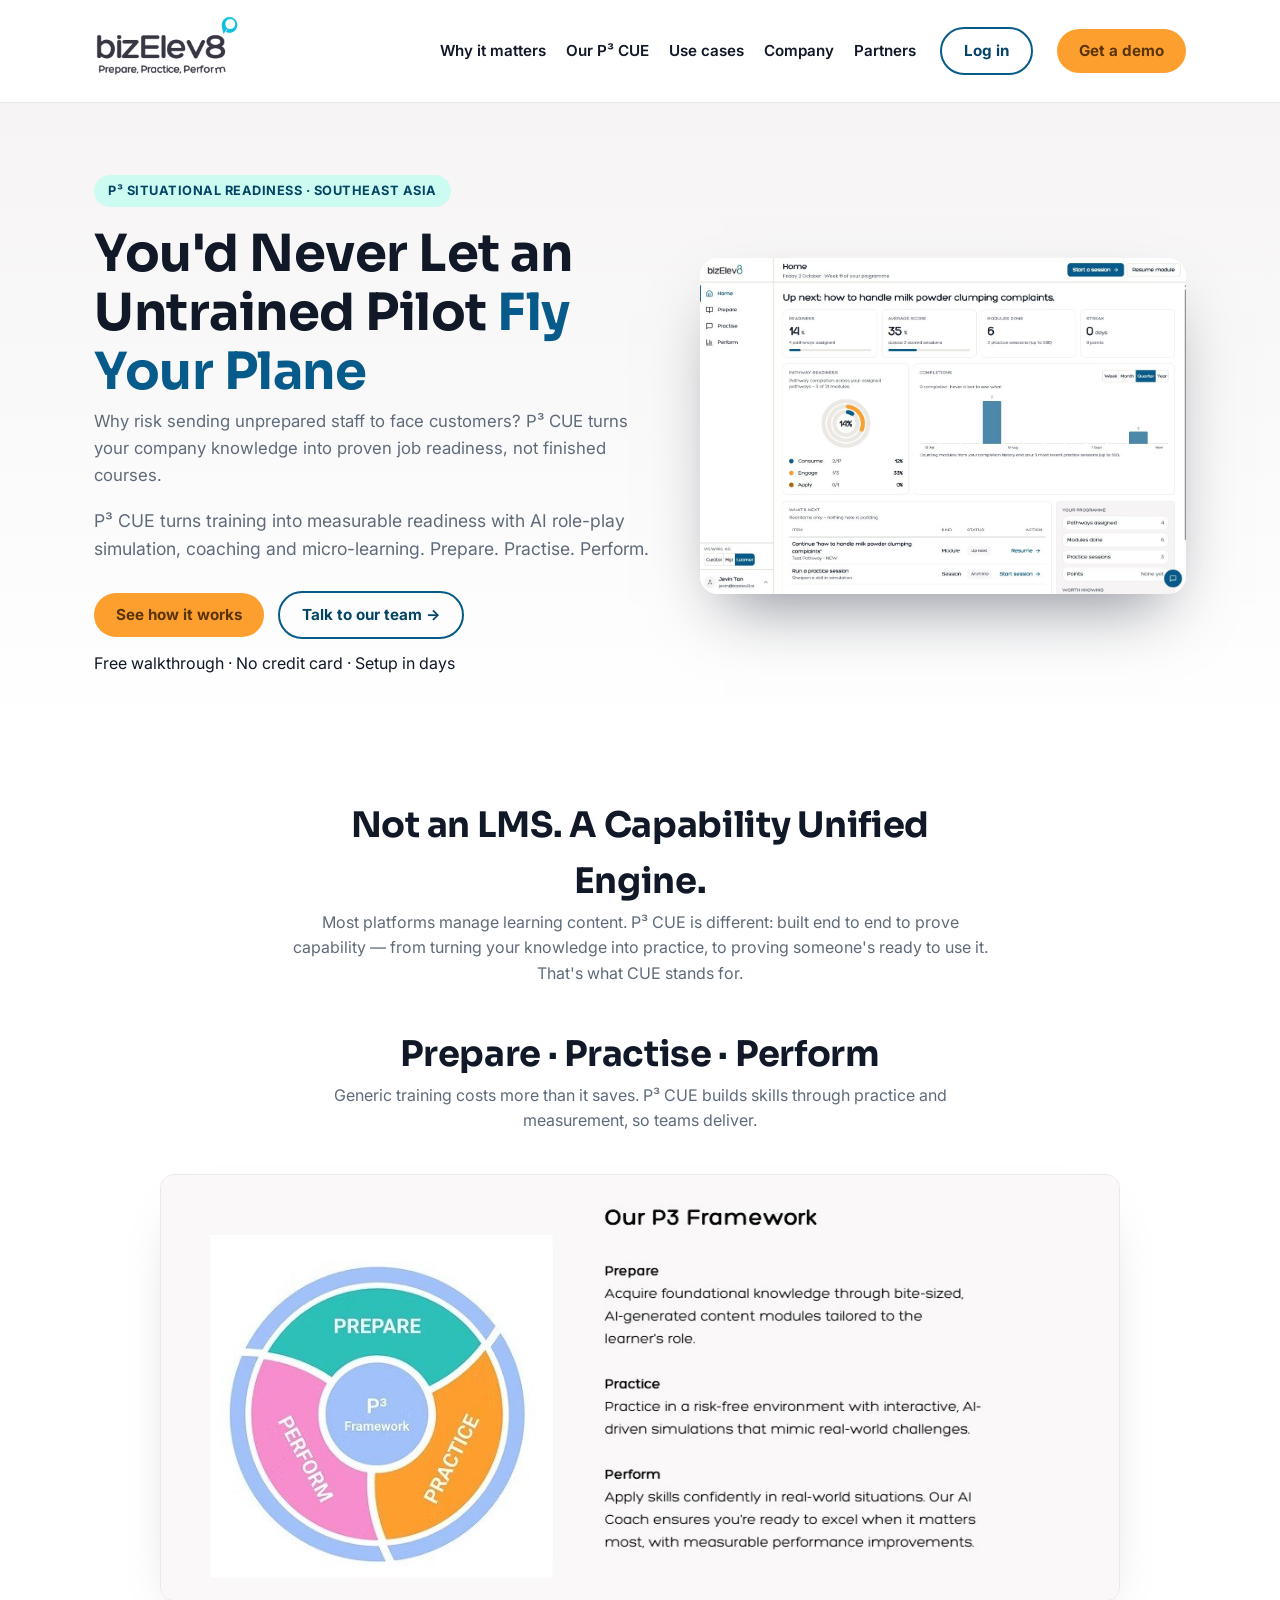
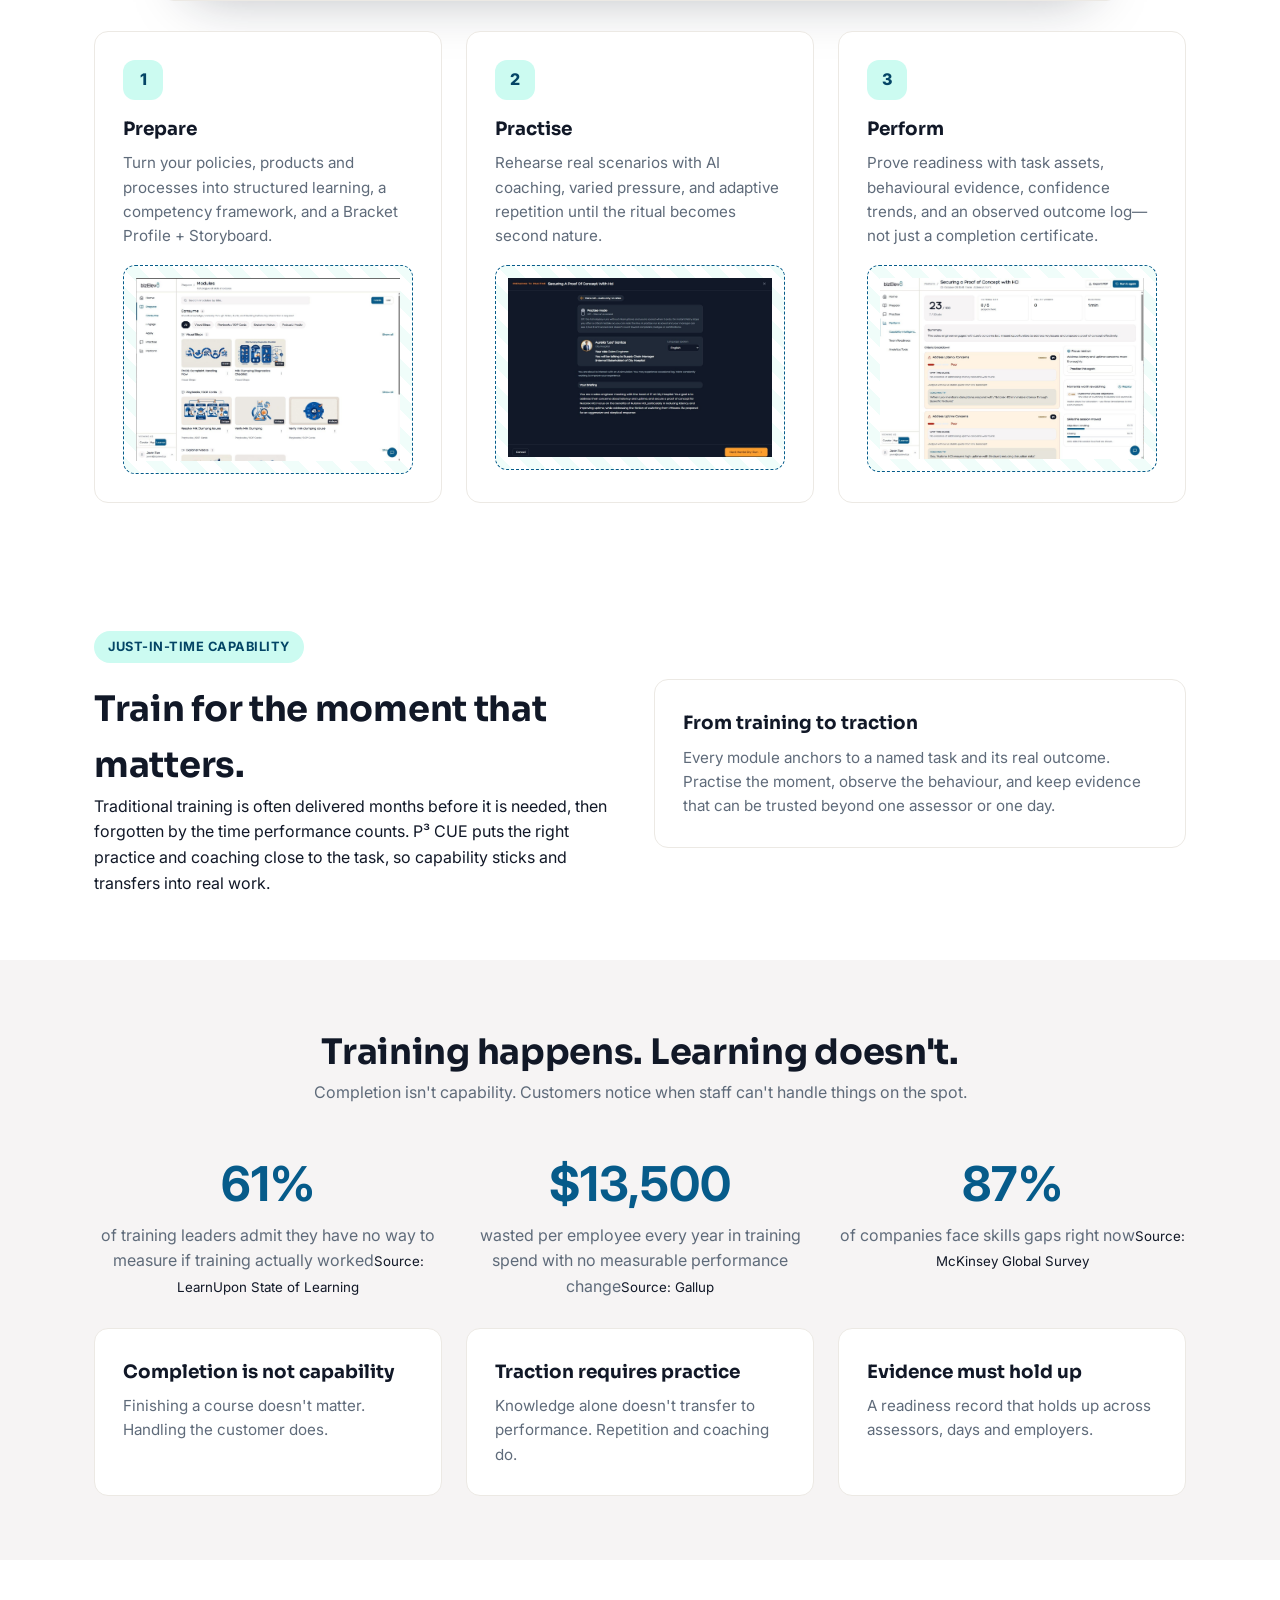
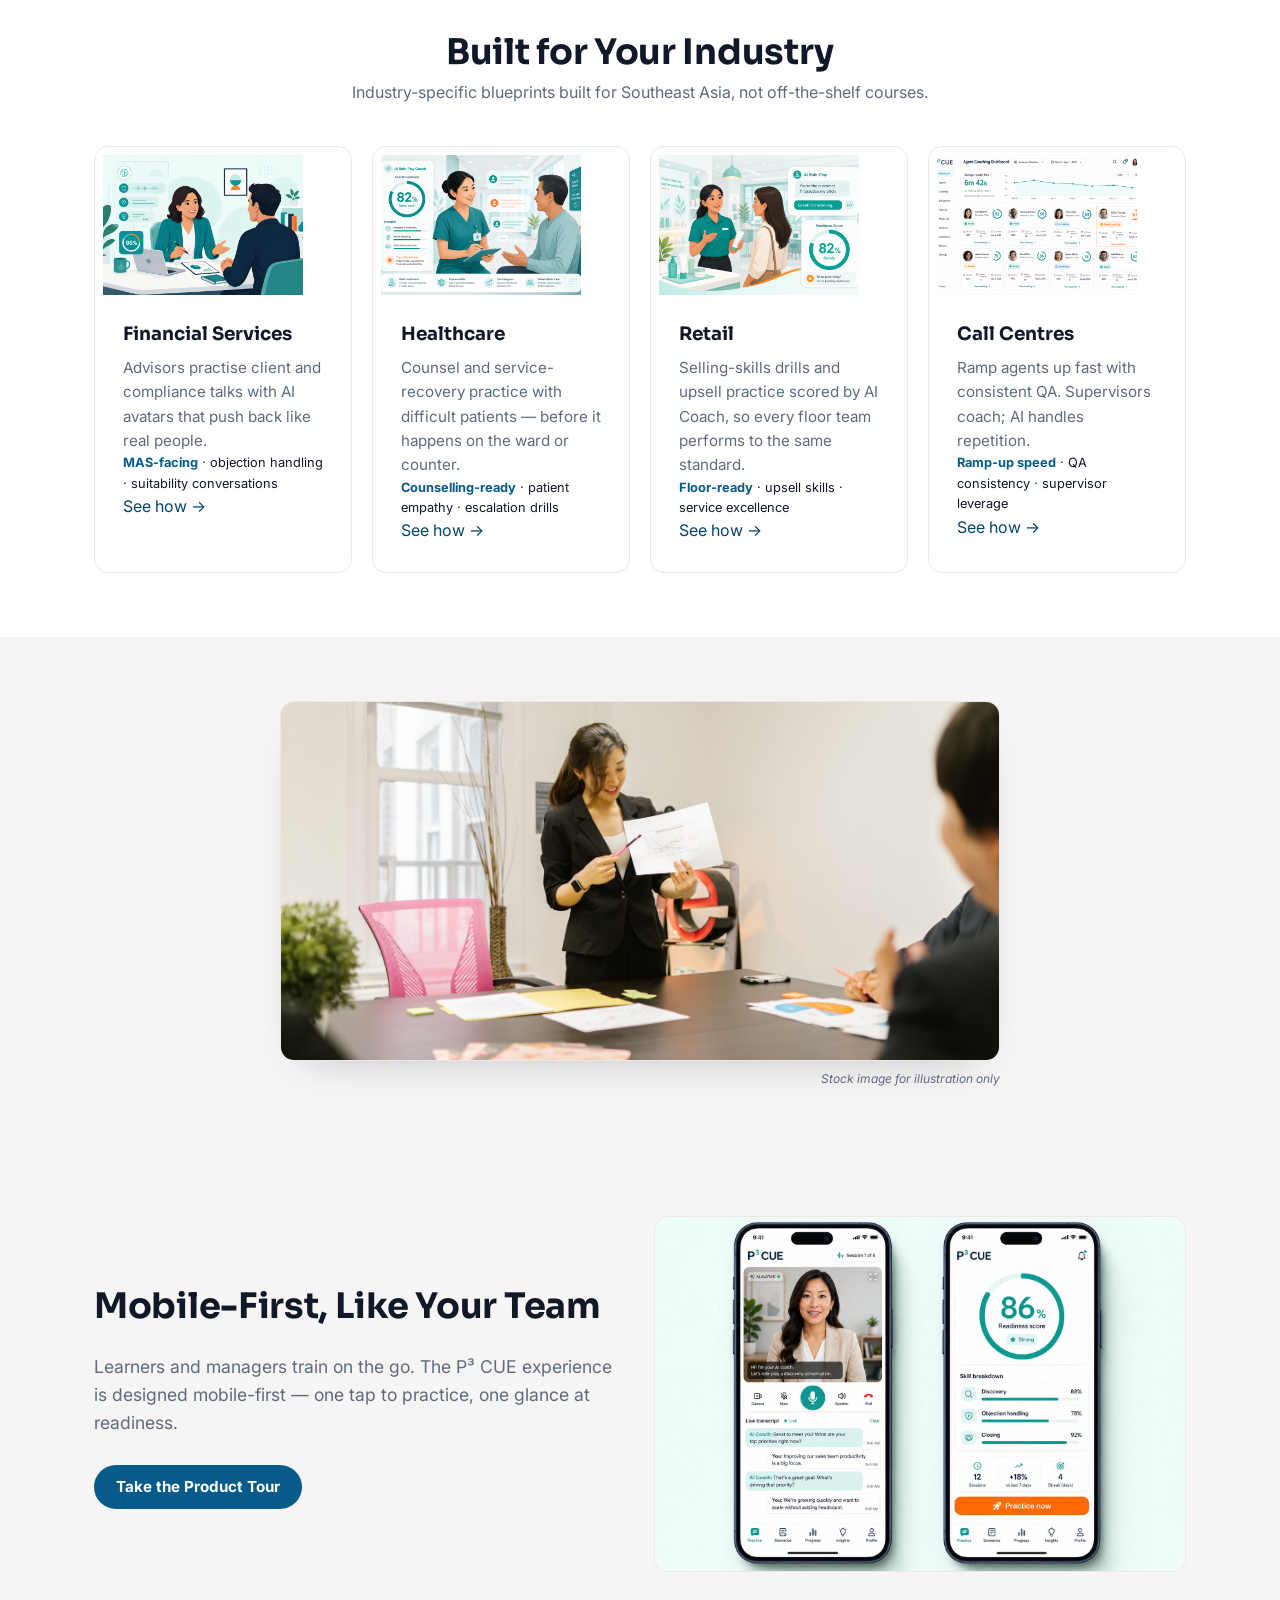
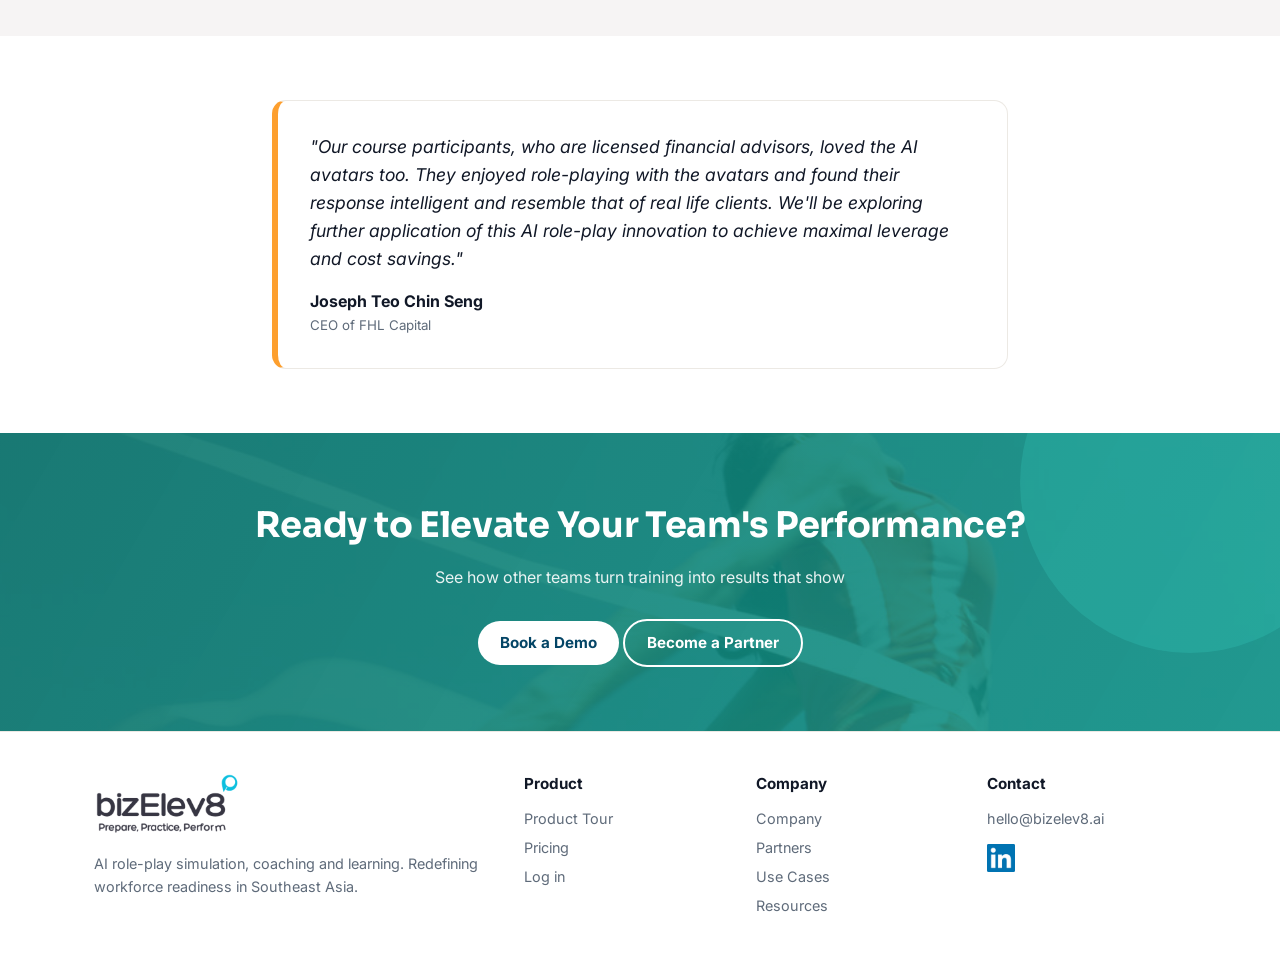
<file: index.html>
<!DOCTYPE html><html lang="en"><head><meta charset="utf-8"><meta name="viewport" content="width=device-width,initial-scale=1">
<title>bizElev8 — Make Every Employee Performance-Ready</title><link rel="icon" type="image/png" href="assets/img/favicon.png">
<link rel="stylesheet" href="styles.css"><script src="posthog.js"></script></head><body>
<header><div class="wrap"><nav>
<a class="logo" href="index.html"><img src="assets/img/logo.gif?v=2" alt="bizElev8 P³ CUE" style="height:64px;width:auto"></a>
<button class="nav-toggle" aria-label="Menu" aria-expanded="false" aria-controls="mnav" type="button"><span></span><span></span><span></span></button>
<div class="nav-links" id="mnav">
<a href="index.html#why">Why it matters</a><a href="product-tour.html">Our P³ CUE</a><a href="use-cases.html">Use cases</a><a href="company.html">Company</a><a href="partners.html">Partners</a>
<div class="nav-cta"><a class="btn btn-ghost" href="https://app.bizelev8.ai">Log in</a><a class="btn btn-primary" href="pricing.html#contact">Get a demo</a></div>
</div>
<a class="btn btn-ghost" href="https://app.bizelev8.ai">Log in</a>
<a class="btn btn-primary" href="pricing.html#contact">Get a demo</a>
</nav></div></header>

<section class="hero"><div class="wrap hero-grid">
<div>
<span class="kicker">P³ SITUATIONAL READINESS · SOUTHEAST ASIA</span>
<h1>You'd Never Let an Untrained Pilot <em>Fly Your Plane</em></h1>
<p style="margin:6px 0 0;font-size:1.05rem;color:var(--muted)">Why risk sending unprepared staff to face customers? P³ CUE turns your company knowledge into proven job readiness, not finished courses.</p>
<p class="sub">P³ CUE turns training into measurable readiness with AI role-play simulation, coaching and micro-learning. Prepare. Practise. Perform.</p>
<div class="cta-row" id="demo">
<a class="btn btn-primary" href="product-tour.html">See how it works</a>
<a class="btn btn-ghost" href="pricing.html#contact">Talk to our team →</a>
</div>
<p class="note" style="margin-top:12px">Free walkthrough · No credit card · Setup in days</p>
</div>
<img src="assets/img/product/learner-home.jpg" alt="Demo P³ CUE learner home showing next actions across Prepare, Practise and Perform" style="width:100%;border-radius:18px;display:block;box-shadow:0 32px 64px -24px rgba(15,23,42,.5)">
</div></section>

<section><div class="wrap">
<div class="sec-head"><h2 id="how">Not an LMS. A Capability Unified Engine.</h2>
<p>Most platforms manage learning content. P³ CUE is different: built end to end to prove capability — from turning your knowledge into practice, to proving someone's ready to use it. That's what CUE stands for.</p></div>
<div class="sec-head"><h2>Prepare · Practise · Perform</h2>
<p>Generic training costs more than it saves. P³ CUE builds skills through practice and measurement, so teams deliver.</p></div>
<div class="framework-visual"><img src="assets/img/p3-framework.jpg" alt="Our P3 Framework: Prepare, Practice and Perform"></div>
<div class="grid-3">
<div class="card"><span class="num">1</span><h3>Prepare</h3><p>Turn your policies, products and processes into structured learning, a competency framework, and a Bracket Profile + Storyboard.</p><div class="shot" style="margin-top:16px"><img src="assets/img/product/prepare-modules.jpg" alt="Demo P³ CUE learner view showing structured preparation modules" style="width:100%;height:auto;display:block"></div></div>
<div class="card"><span class="num">2</span><h3>Practise</h3><p>Rehearse real scenarios with AI coaching, varied pressure, and adaptive repetition until the ritual becomes second nature.</p><div class="shot" style="margin-top:16px"><img src="assets/img/product/practice-simulation.jpg" alt="Demo P³ CUE practice simulation with scenario and persona context" style="width:100%;height:auto;display:block"></div></div>
<div class="card"><span class="num">3</span><h3>Perform</h3><p>Prove readiness with task assets, behavioural evidence, confidence trends, and an observed outcome log—not just a completion certificate.</p><div class="shot" style="margin-top:16px"><img src="assets/img/product/practice-scoring.jpg" alt="Demo P³ CUE scenario scoring and AI coaching feedback" style="width:100%;height:auto;display:block"></div></div>
</div></div></section>

<section><div class="wrap grid-2" style="align-items:center">
<div><span class="kicker">JUST-IN-TIME CAPABILITY</span><h2>Train for the moment that matters.</h2><p>Traditional training is often delivered months before it is needed, then forgotten by the time performance counts. P³ CUE puts the right practice and coaching close to the task, so capability sticks and transfers into real work.</p></div>
<div class="card"><h3>From training to traction</h3><p>Every module anchors to a named task and its real outcome. Practise the moment, observe the behaviour, and keep evidence that can be trusted beyond one assessor or one day.</p></div>
</div></section>

<section class="alt" id="why"><div class="wrap">
<div class="sec-head"><h2>Training happens. Learning doesn't.</h2>
<p>Completion isn't capability. Customers notice when staff can't handle things on the spot.</p></div>
<div class="stats">
<div class="stat"><b>61%</b><span>of training leaders admit they have no way to measure if training actually worked</span><small>Source: LearnUpon State of Learning</small></div>
<div class="stat"><b>$13,500</b><span>wasted per employee every year in training spend with no measurable performance change</span><small>Source: Gallup</small></div>
<div class="stat"><b>87%</b><span>of companies face skills gaps right now</span><small>Source: McKinsey Global Survey</small></div>
</div>
<div class="grid-3" style="margin-top:28px">
<div class="card"><h3>Completion is not capability</h3><p>Finishing a course doesn't matter. Handling the customer does.</p></div>
<div class="card"><h3>Traction requires practice</h3><p>Knowledge alone doesn't transfer to performance. Repetition and coaching do.</p></div>
<div class="card"><h3>Evidence must hold up</h3><p>A readiness record that holds up across assessors, days and employers.</p></div>
</div></div></section>

<section><div class="wrap">
<div class="sec-head"><h2>Built for Your Industry</h2><p>Industry-specific blueprints built for Southeast Asia, not off-the-shelf courses.</p></div>
<div class="grid-4">
<div class="card" style="overflow:hidden"><img src="assets/img/fs-advisor-scenario.png" alt="Financial advisor AI role-play illustration" style="width:100%;height:140px;object-fit:cover;margin:-20px -20px 16px;border-radius:0"><h3>Financial Services</h3><p>Advisors practise client and compliance talks with AI avatars that push back like real people.</p><p style="font-size:.8rem;color:var(--ink)"><b style="color:var(--teal)">MAS-facing</b> · objection handling · suitability conversations</p><a href="use-cases.html">See how →</a></div>
<div class="card" style="overflow:hidden"><img src="assets/img/uc1-healthcare-scenario.png" alt="Healthcare patient-communication scenario" style="width:100%;height:140px;object-fit:cover;margin:-20px -20px 16px;border-radius:0"><h3>Healthcare</h3><p>Counsel and service-recovery practice with difficult patients — before it happens on the ward or counter.</p><p style="font-size:.8rem;color:var(--ink)"><b style="color:var(--teal)">Counselling-ready</b> · patient empathy · escalation drills</p><a href="use-cases.html">See how →</a></div>
<div class="card" style="overflow:hidden"><img src="assets/img/uc2-retail-drill.png" alt="Retail selling-skills drill" style="width:100%;height:140px;object-fit:cover;margin:-20px -20px 16px;border-radius:0"><h3>Retail</h3><p>Selling-skills drills and upsell practice scored by AI Coach, so every floor team performs to the same standard.</p><p style="font-size:.8rem;color:var(--ink)"><b style="color:var(--teal)">Floor-ready</b> · upsell skills · service excellence</p><a href="use-cases.html">See how →</a></div>
<div class="card" style="overflow:hidden"><img src="assets/img/uc3-callcentre-coaching.png" alt="Call-centre agent coaching dashboard" style="width:100%;height:140px;object-fit:cover;margin:-20px -20px 16px;border-radius:0"><h3>Call Centres</h3><p>Ramp agents up fast with consistent QA. Supervisors coach; AI handles repetition.</p><p style="font-size:.8rem;color:var(--ink)"><b style="color:var(--teal)">Ramp-up speed</b> · QA consistency · supervisor leverage</p><a href="use-cases.html">See how →</a></div>
</div></div></section>

<section class="alt"><div class="wrap">
<figure class="stock-accent-figure stock-accent-figure--home">
<img class="stock-accent" data-stock-source="pexels" src="assets/img/stock/stock-7845344-meeting.jpg" alt="Business colleagues discussing a plan around a meeting table">
<figcaption class="stock-caption">Stock image for illustration only</figcaption>
</figure>
</div></section>

<section class="alt"><div class="wrap grid-2" style="align-items:center">
<div>
<h2>Mobile-First, Like Your Team</h2>
<p class="sub">Learners and managers train on the go. The P³ CUE experience is designed mobile-first — one tap to practice, one glance at readiness.</p>
<a class="btn btn-teal" href="product-tour.html">Take the Product Tour</a>
</div>
<img src="assets/img/mobile-app-real.jpg" alt="P³ CUE mobile app — AI role-play practice and readiness dashboard" style="width:100%;max-width:620px;border-radius:var(--radius);border:1px solid var(--line);display:block;margin:0 auto">
</div></section>

<section><div class="wrap">
<div class="quote">
<p>"Our course participants, who are licensed financial advisors, loved the AI avatars too. They enjoyed role-playing with the avatars and found their response intelligent and resemble that of real life clients. We'll be exploring further application of this AI role-play innovation to achieve maximal leverage and cost savings."</p>
<div class="who">Joseph Teo Chin Seng<small>CEO of FHL Capital</small></div>
</div></div></section>

<div class="band" style="background:linear-gradient(120deg,rgba(15,118,110,.92),rgba(13,148,136,.88)),url('assets/img/hero-runner.jpg') center/cover"><h2>Ready to Elevate Your Team's Performance?</h2>
<p>See how other teams turn training into results that show</p>
<a class="btn btn-primary" href="pricing.html#contact">Book a Demo</a>
<a class="btn btn-ghost" href="partners.html">Become a Partner</a></div>

<footer><div class="wrap foot-grid">
<div><img src="assets/img/logo.gif?v=2" alt="bizElev8" style="height:64px;width:auto"><p style="margin-top:10px">AI role-play simulation, coaching and learning. Redefining workforce readiness in Southeast Asia.</p></div>
<div><h4>Product</h4><a href="product-tour.html">Product Tour</a><a href="pricing.html">Pricing</a><a href="https://app.bizelev8.ai">Log in</a></div>
<div><h4>Company</h4><a href="company.html">Company</a><a href="partners.html">Partners</a><a href="use-cases.html">Use Cases</a><a href="resources.html">Resources</a></div>
<div><h4>Contact</h4><a href="mailto:hello@bizelev8.ai">hello@bizelev8.ai</a><a href="https://www.linkedin.com/company/bizelev8" aria-label="LinkedIn"><img src="assets/img/linkedin.png" alt="LinkedIn" style="width:28px;height:28px;margin-top:8px"></a></div>
</div></footer>
<script src="nav.js" defer></script>
</body></html>
</file>
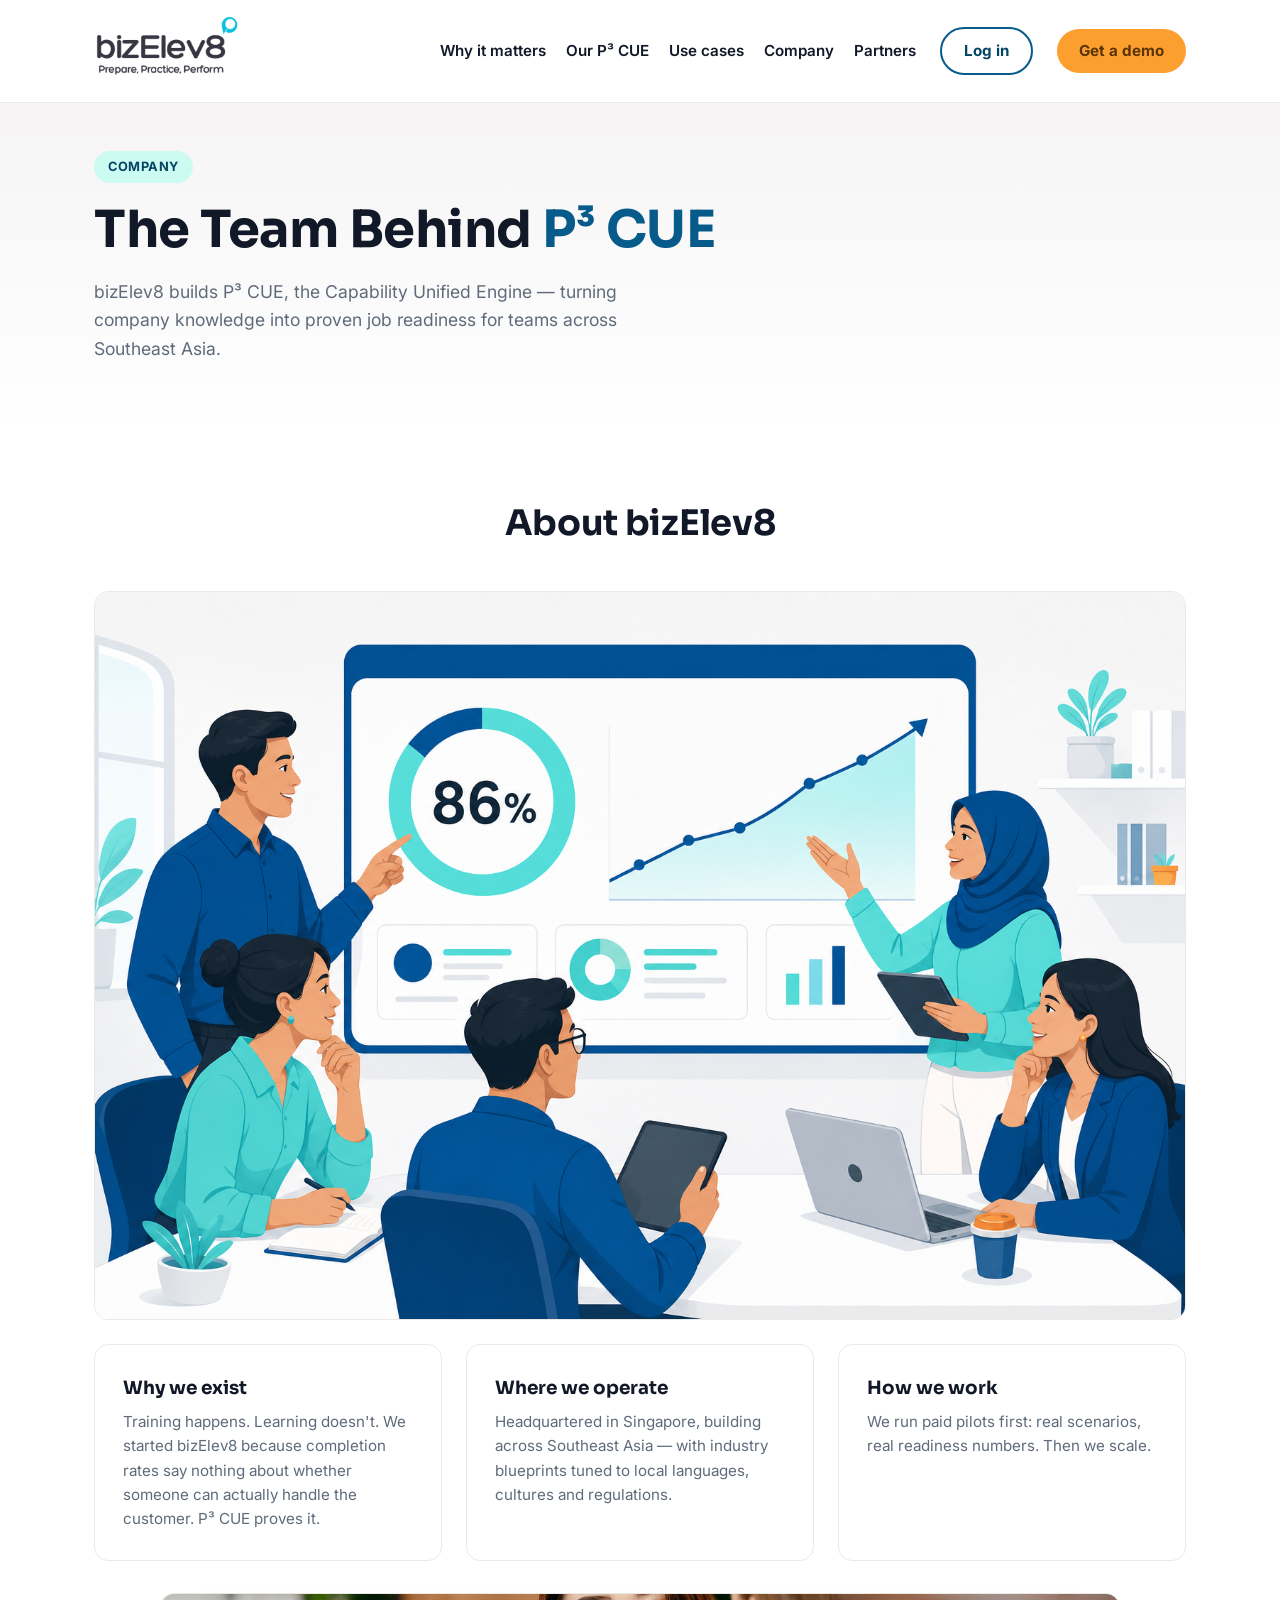
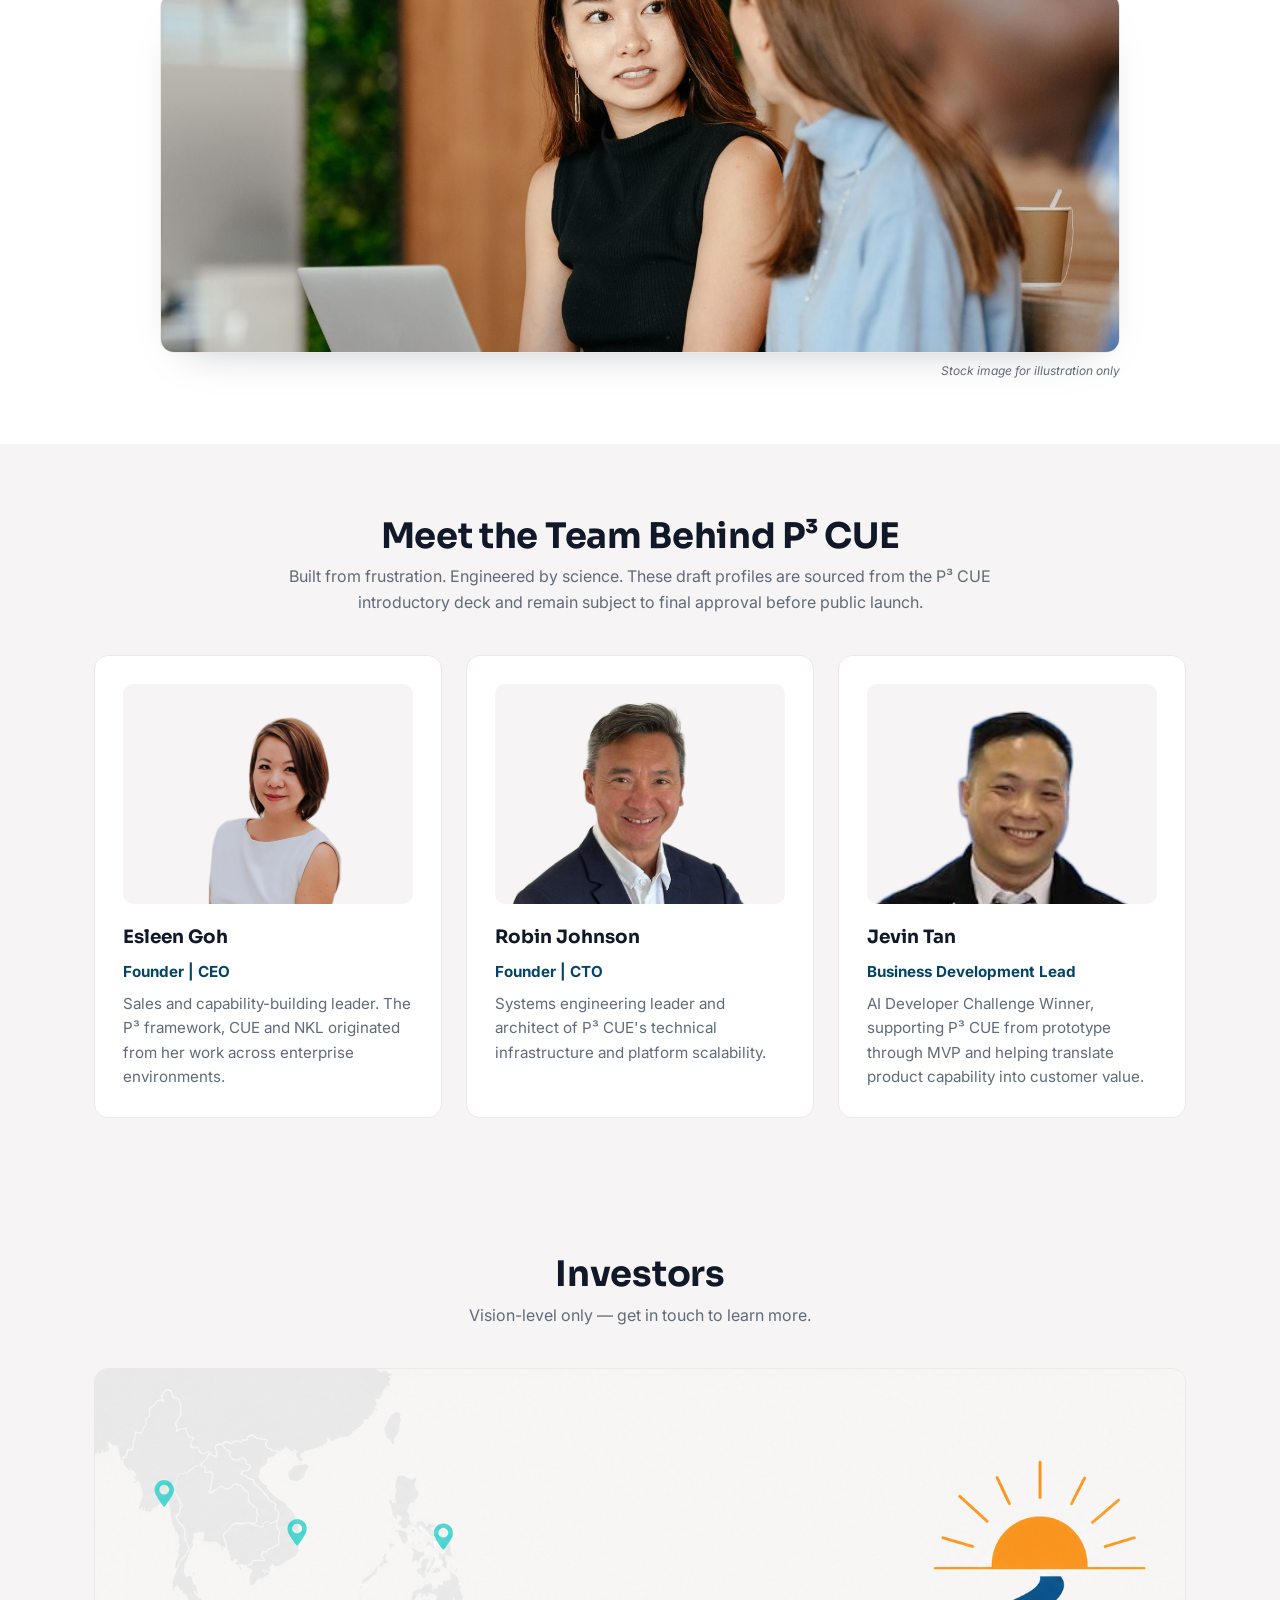
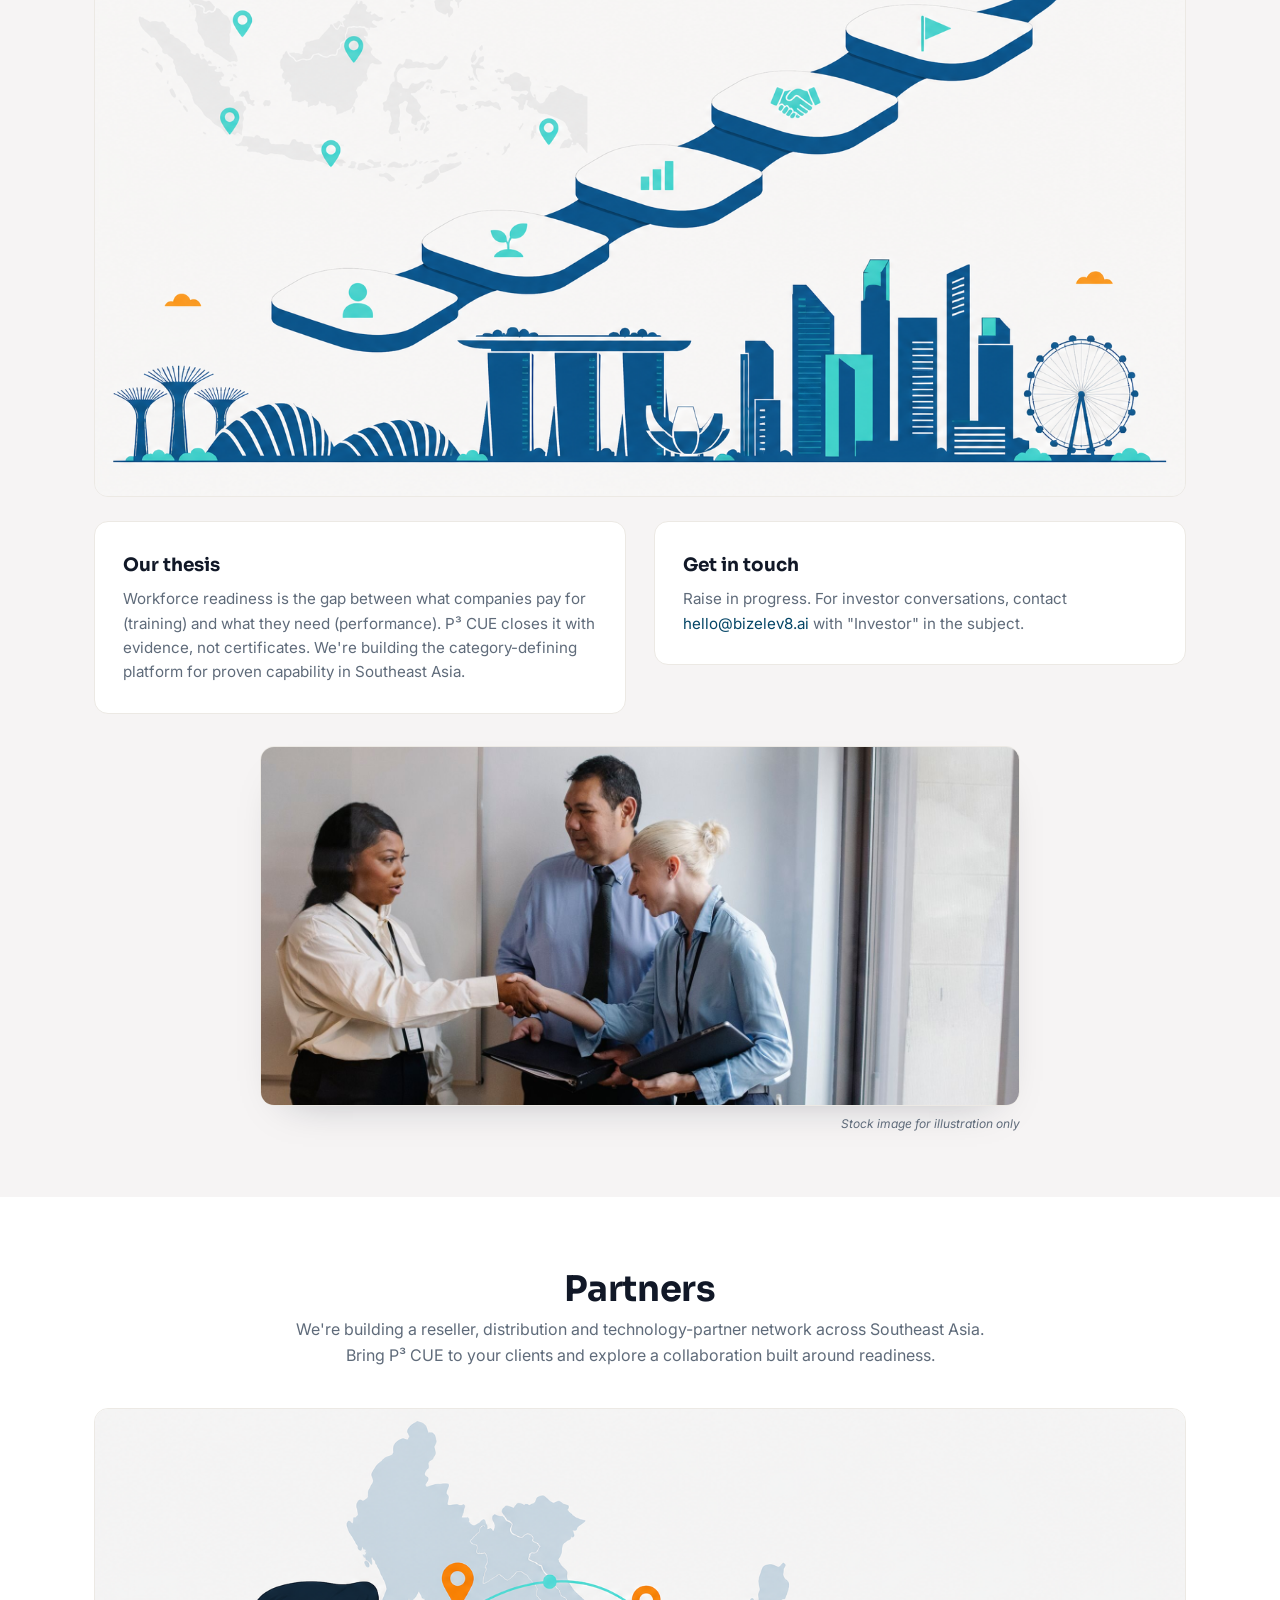
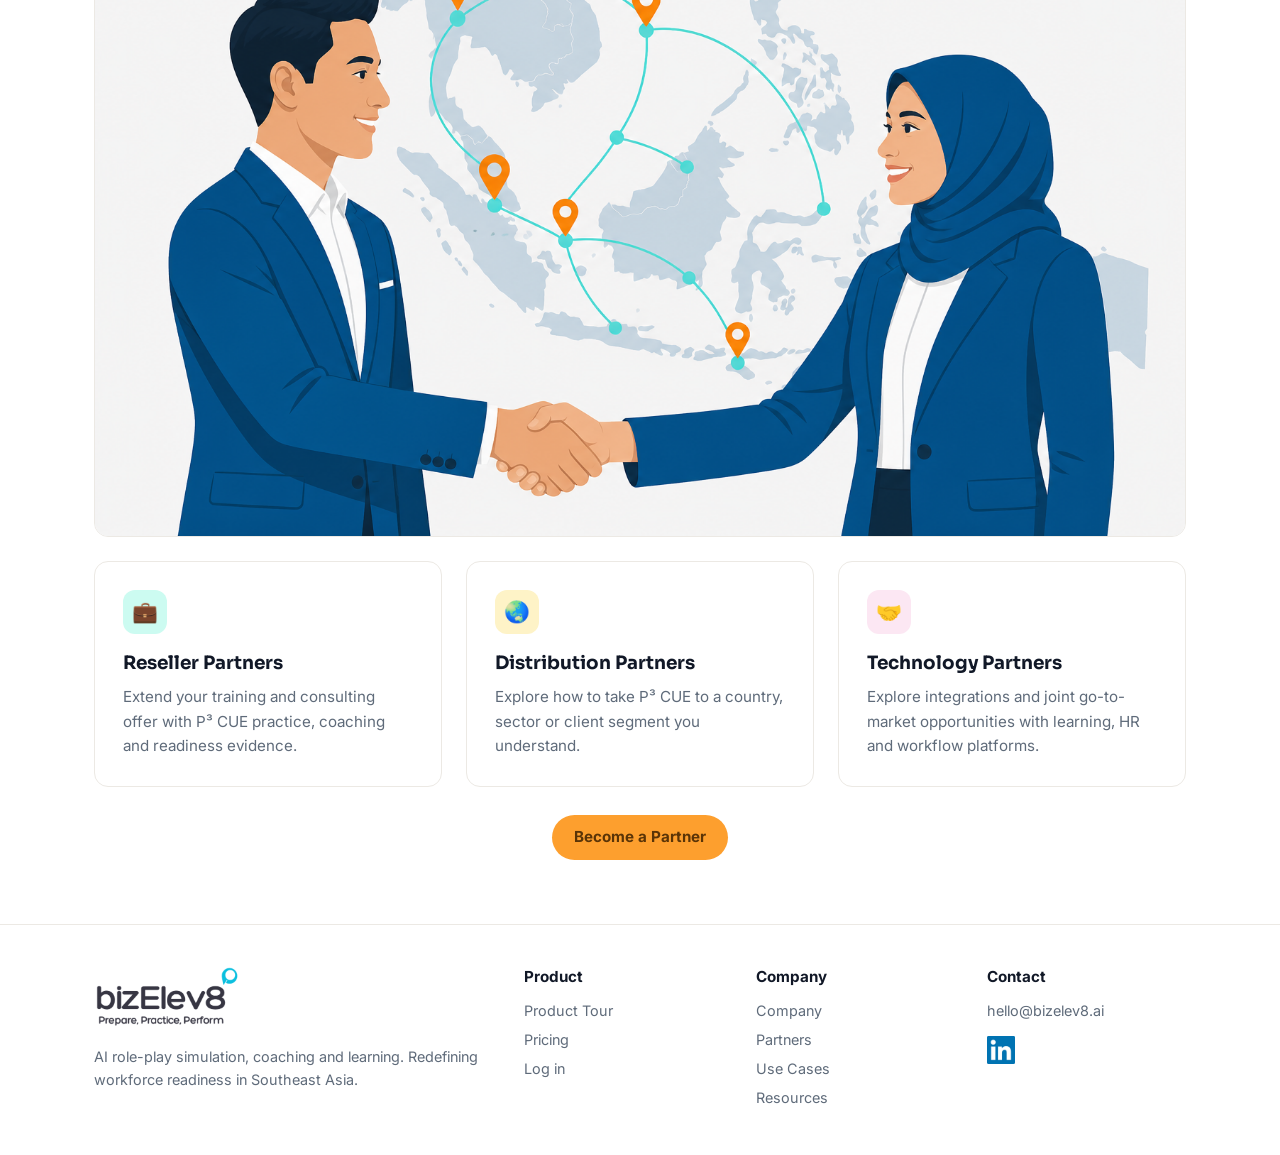
<file: company.html>
<!DOCTYPE html><html lang="en"><head><meta charset="utf-8"><meta name="viewport" content="width=device-width,initial-scale=1">
<title>Company — bizElev8 P³ CUE</title><link rel="icon" type="image/png" href="assets/img/favicon.png">
<link rel="stylesheet" href="styles.css"><script src="posthog.js"></script></head><body>
<header><div class="wrap"><nav>
<a class="logo" href="index.html"><img src="assets/img/logo.gif?v=2" alt="bizElev8 P³ CUE" style="height:64px;width:auto"></a>
<button class="nav-toggle" aria-label="Menu" aria-expanded="false" aria-controls="mnav" type="button"><span></span><span></span><span></span></button>
<div class="nav-links" id="mnav">
<a href="index.html#why">Why it matters</a><a href="product-tour.html">Our P³ CUE</a><a href="use-cases.html">Use cases</a><a href="company.html">Company</a><a href="partners.html">Partners</a>
<div class="nav-cta"><a class="btn btn-ghost" href="https://app.bizelev8.ai">Log in</a><a class="btn btn-primary" href="pricing.html#contact">Get a demo</a></div>
</div>
<a class="btn btn-ghost" href="https://app.bizelev8.ai">Log in</a>
<a class="btn btn-primary" href="pricing.html#contact">Get a demo</a>
</nav></div></header>

<section class="hero" style="padding:48px 0 40px"><div class="wrap">
<span class="kicker">COMPANY</span>
<h1>The Team Behind <em>P³ CUE</em></h1>
<p class="sub">bizElev8 builds P³ CUE, the Capability Unified Engine — turning company knowledge into proven job readiness for teams across Southeast Asia.</p>
</div></section>

<section><div class="wrap">
<div class="sec-head"><h2>About bizElev8</h2></div>
<div style="margin-bottom:24px"><img src="assets/img/about-team-scenario.png" alt="bizElev8 team collaborating around a P³ CUE readiness dashboard" style="width:100%;height:auto;border-radius:var(--radius);border:1px solid var(--line);display:block"></div>
<div class="grid-3">
<div class="card"><h3>Why we exist</h3><p>Training happens. Learning doesn't. We started bizElev8 because completion rates say nothing about whether someone can actually handle the customer. P³ CUE proves it.</p></div>
<div class="card"><h3>Where we operate</h3><p>Headquartered in Singapore, building across Southeast Asia — with industry blueprints tuned to local languages, cultures and regulations.</p></div>
<div class="card"><h3>How we work</h3><p>We run paid pilots first: real scenarios, real readiness numbers. Then we scale.</p></div>
</div>
<figure class="stock-accent-figure stock-accent-figure--wide">
<img class="stock-accent" data-stock-source="pexels" src="assets/img/stock/stock-6457537-collaboration.jpg" alt="Diverse colleagues discussing a business plan in a modern office">
<figcaption class="stock-caption">Stock image for illustration only</figcaption>
</figure>
</div></section>

<section class="alt"><div class="wrap">
<div class="sec-head"><h2>Meet the Team Behind P³ CUE</h2><p>Built from frustration. Engineered by science. These draft profiles are sourced from the P³ CUE introductory deck and remain subject to final approval before public launch.</p></div>
<div class="grid-3 team-grid">
<div class="card"><div class="team-photo team-photo--esleen"><img src="assets/img/team/esleen-goh.png" alt="Esleen Goh, Founder and CEO"></div><h3>Esleen Goh</h3><p style="color:var(--teal-dark);font-weight:700;margin-bottom:8px">Founder | CEO</p><p>Sales and capability-building leader. The P³ framework, CUE and NKL originated from her work across enterprise environments.</p></div>
<div class="card"><div class="team-photo team-photo--robin"><img src="assets/img/team/robin-johnson.png" alt="Robin Johnson, Founder and CTO"></div><h3>Robin Johnson</h3><p style="color:var(--teal-dark);font-weight:700;margin-bottom:8px">Founder | CTO</p><p>Systems engineering leader and architect of P³ CUE's technical infrastructure and platform scalability.</p></div>
<div class="card"><div class="team-photo team-photo--jevin"><img src="assets/img/team/jevin-tan.png" alt="Jevin Tan, Business Development Lead"></div><h3>Jevin Tan</h3><p style="color:var(--teal-dark);font-weight:700;margin-bottom:8px">Business Development Lead</p><p>AI Developer Challenge Winner, supporting P³ CUE from prototype through MVP and helping translate product capability into customer value.</p></div>
</div></div></section>

<section class="alt"><div class="wrap">
<div class="sec-head"><h2>Investors</h2><p>Vision-level only — get in touch to learn more.</p></div>
<div style="margin-bottom:24px"><img src="assets/img/investors-vision-scenario.png" alt="P³ CUE growth vision across Southeast Asia" style="width:100%;height:auto;border-radius:var(--radius);border:1px solid var(--line);display:block"></div>
<div class="grid-2" style="align-items:start">
<div class="card"><h3>Our thesis</h3><p>Workforce readiness is the gap between what companies pay for (training) and what they need (performance). P³ CUE closes it with evidence, not certificates. We're building the category-defining platform for proven capability in Southeast Asia.</p></div>
<div class="card"><h3>Get in touch</h3><p>Raise in progress. For investor conversations, contact <a href="mailto:hello@bizelev8.ai">hello@bizelev8.ai</a> with "Investor" in the subject.</p></div>
</div>
<figure class="stock-accent-figure stock-accent-figure--compact">
<img class="stock-accent" data-stock-source="pexels" src="assets/img/stock/stock-5668828-handshake.jpg" alt="Business partners shaking hands during a collaborative office meeting">
<figcaption class="stock-caption">Stock image for illustration only</figcaption>
</figure>
</div></section>

<section><div class="wrap">
<div class="sec-head"><h2>Partners</h2><p>We're building a reseller, distribution and technology-partner network across Southeast Asia. Bring P³ CUE to your clients and explore a collaboration built around readiness.</p></div>
<div style="margin-bottom:24px"><img src="assets/img/partners-network-scenario.png" alt="bizElev8 partner network across Southeast Asia" style="width:100%;height:auto;border-radius:var(--radius);border:1px solid var(--line);display:block"></div>
<div class="grid-3">
<div class="card"><div class="icon-dot" style="background:#CCFBF1">💼</div><h3>Reseller Partners</h3><p>Extend your training and consulting offer with P³ CUE practice, coaching and readiness evidence.</p></div>
<div class="card"><div class="icon-dot" style="background:#FEF3C7">🌏</div><h3>Distribution Partners</h3><p>Explore how to take P³ CUE to a country, sector or client segment you understand.</p></div>
<div class="card"><div class="icon-dot" style="background:#FCE7F3">🤝</div><h3>Technology Partners</h3><p>Explore integrations and joint go-to-market opportunities with learning, HR and workflow platforms.</p></div>
</div><div style="text-align:center;margin-top:28px"><a class="btn btn-primary" href="partners.html#register">Become a Partner</a></div></div></section>

<footer><div class="wrap foot-grid">
<div><img src="assets/img/logo.gif?v=2" alt="bizElev8" style="height:64px;width:auto"><p style="margin-top:10px">AI role-play simulation, coaching and learning. Redefining workforce readiness in Southeast Asia.</p></div>
<div><h4>Product</h4><a href="product-tour.html">Product Tour</a><a href="pricing.html">Pricing</a><a href="https://app.bizelev8.ai">Log in</a></div>
<div><h4>Company</h4><a href="company.html">Company</a><a href="partners.html">Partners</a><a href="use-cases.html">Use Cases</a><a href="resources.html">Resources</a></div>
<div><h4>Contact</h4><a href="mailto:hello@bizelev8.ai">hello@bizelev8.ai</a><a href="https://www.linkedin.com/company/bizelev8" aria-label="LinkedIn"><img src="assets/img/linkedin.png" alt="LinkedIn" style="width:28px;height:28px;margin-top:8px"></a></div>
</div></footer>
<script src="nav.js" defer></script><script src="posthog.js"></script><script src="lead-capture.js"></script>
</body></html>
</file>
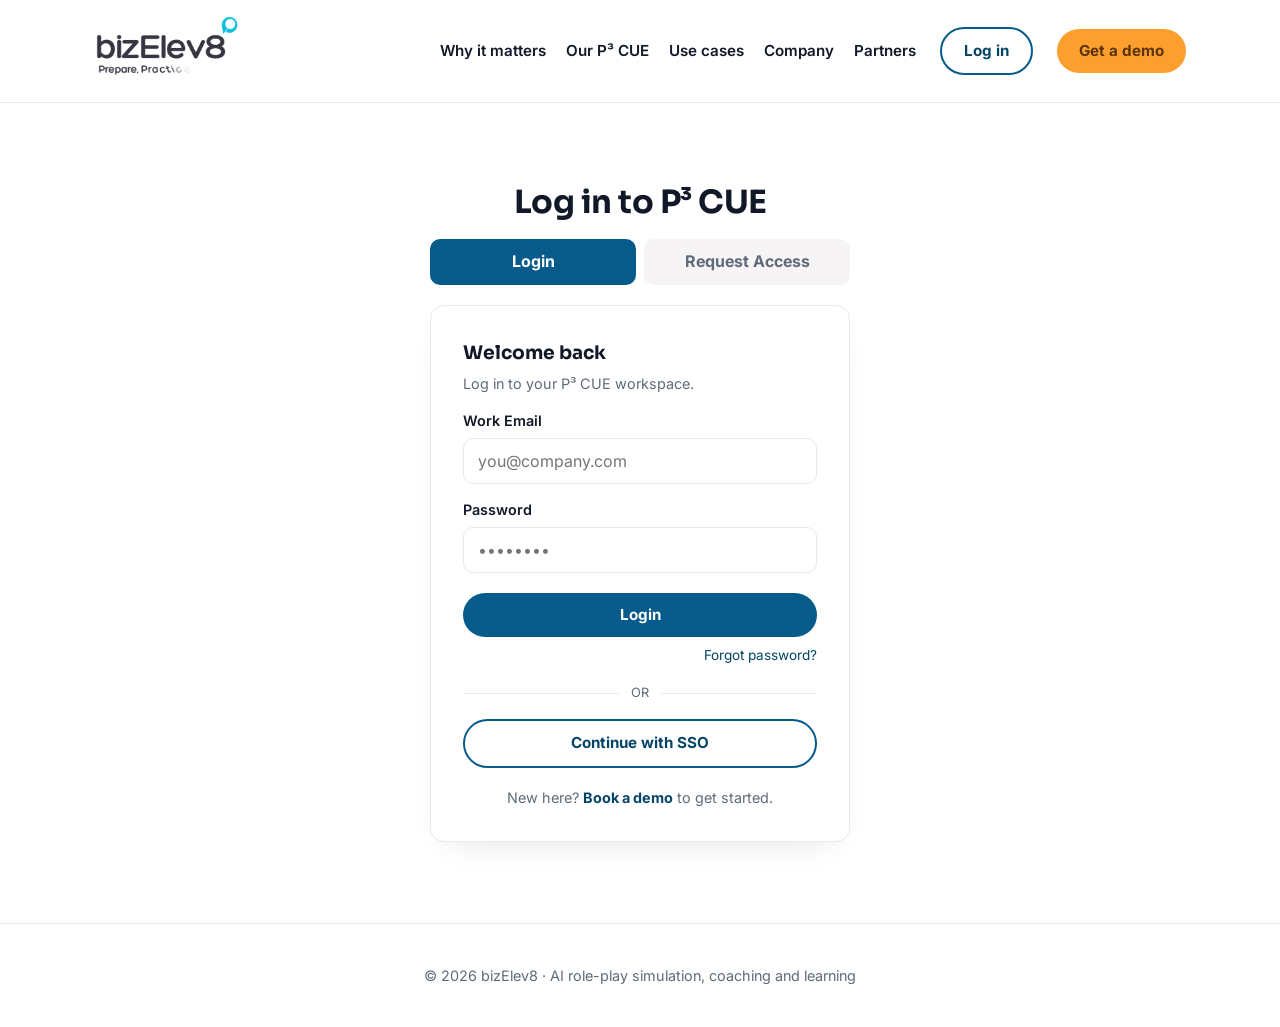
<file: login.html>
<!DOCTYPE html><html lang="en"><head><meta charset="utf-8"><meta name="viewport" content="width=device-width,initial-scale=1">
<title>Login — bizElev8 P³ CUE</title><link rel="icon" type="image/png" href="assets/img/favicon.png">
<link rel="stylesheet" href="styles.css">
<style>
.login-wrap{min-height:calc(100vh - 80px);display:grid;place-items:center;padding:48px 24px}
.login-card{width:100%;max-width:420px}
.tabs{display:flex;gap:8px;margin-bottom:20px}
.tabs a{flex:1;text-align:center;padding:10px;border-radius:10px;font-weight:700;background:var(--soft);color:var(--muted)}
.tabs a.active{background:var(--teal);color:#fff}
.sso{margin-top:18px;text-align:center;color:var(--muted);font-size:.9rem}
.divider{display:flex;align-items:center;gap:12px;color:var(--muted);font-size:.8rem;margin:16px 0}
.divider::before,.divider::after{content:"";flex:1;height:1px;background:var(--line)}
</style><script src="posthog.js"></script></head><body>
<header><div class="wrap"><nav>
<a class="logo" href="index.html"><img src="assets/img/logo.gif?v=2" alt="bizElev8 P³ CUE" style="height:64px;width:auto"></a>
<button class="nav-toggle" aria-label="Menu" aria-expanded="false" aria-controls="mnav" type="button"><span></span><span></span><span></span></button>
<div class="nav-links" id="mnav">
<a href="index.html#why">Why it matters</a><a href="product-tour.html">Our P³ CUE</a><a href="use-cases.html">Use cases</a><a href="company.html">Company</a><a href="partners.html">Partners</a>
<div class="nav-cta"><a class="btn btn-ghost" href="https://app.bizelev8.ai">Log in</a><a class="btn btn-primary" href="pricing.html#contact">Get a demo</a></div>
</div><a class="btn btn-ghost" href="https://app.bizelev8.ai">Log in</a>
<a class="btn btn-primary" href="pricing.html#contact">Get a demo</a>
</nav></div></header>

<div class="login-wrap"><div class="login-card">
<h1 style="font-size:2rem;margin-bottom:18px;text-align:center">Log in to P³ CUE</h1>
<div class="tabs"><a class="active" href="#">Login</a><a href="company.html">Request Access</a></div>
<div class="form-card">
<h3 style="margin-bottom:4px">Welcome back</h3>
<p style="color:var(--muted);font-size:.9rem;margin-bottom:8px">Log in to your P³ CUE workspace.</p>
<label for="email">Work Email</label><input id="email" type="email" placeholder="you@company.com">
<label for="pw">Password</label><input id="pw" type="password" placeholder="••••••••">
<div style="margin:20px 0 8px"><a class="btn btn-teal" href="https://app.bizelev8.ai" style="width:100%;text-align:center">Login</a></div>
<p style="text-align:right;font-size:.85rem"><a href="https://app.bizelev8.ai">Forgot password?</a></p>
<div class="divider">OR</div>
<a class="btn btn-ghost" href="https://app.bizelev8.ai" style="width:100%;text-align:center">Continue with SSO</a>
<p class="sso">New here? <a href="pricing.html"><b>Book a demo</b></a> to get started.</p>
</div>
</div></div>

<footer><div class="wrap" style="text-align:center">
<p>© 2026 bizElev8 · AI role-play simulation, coaching and learning</p>
</div></footer>
<script src="nav.js" defer></script>
</body></html>
</file>
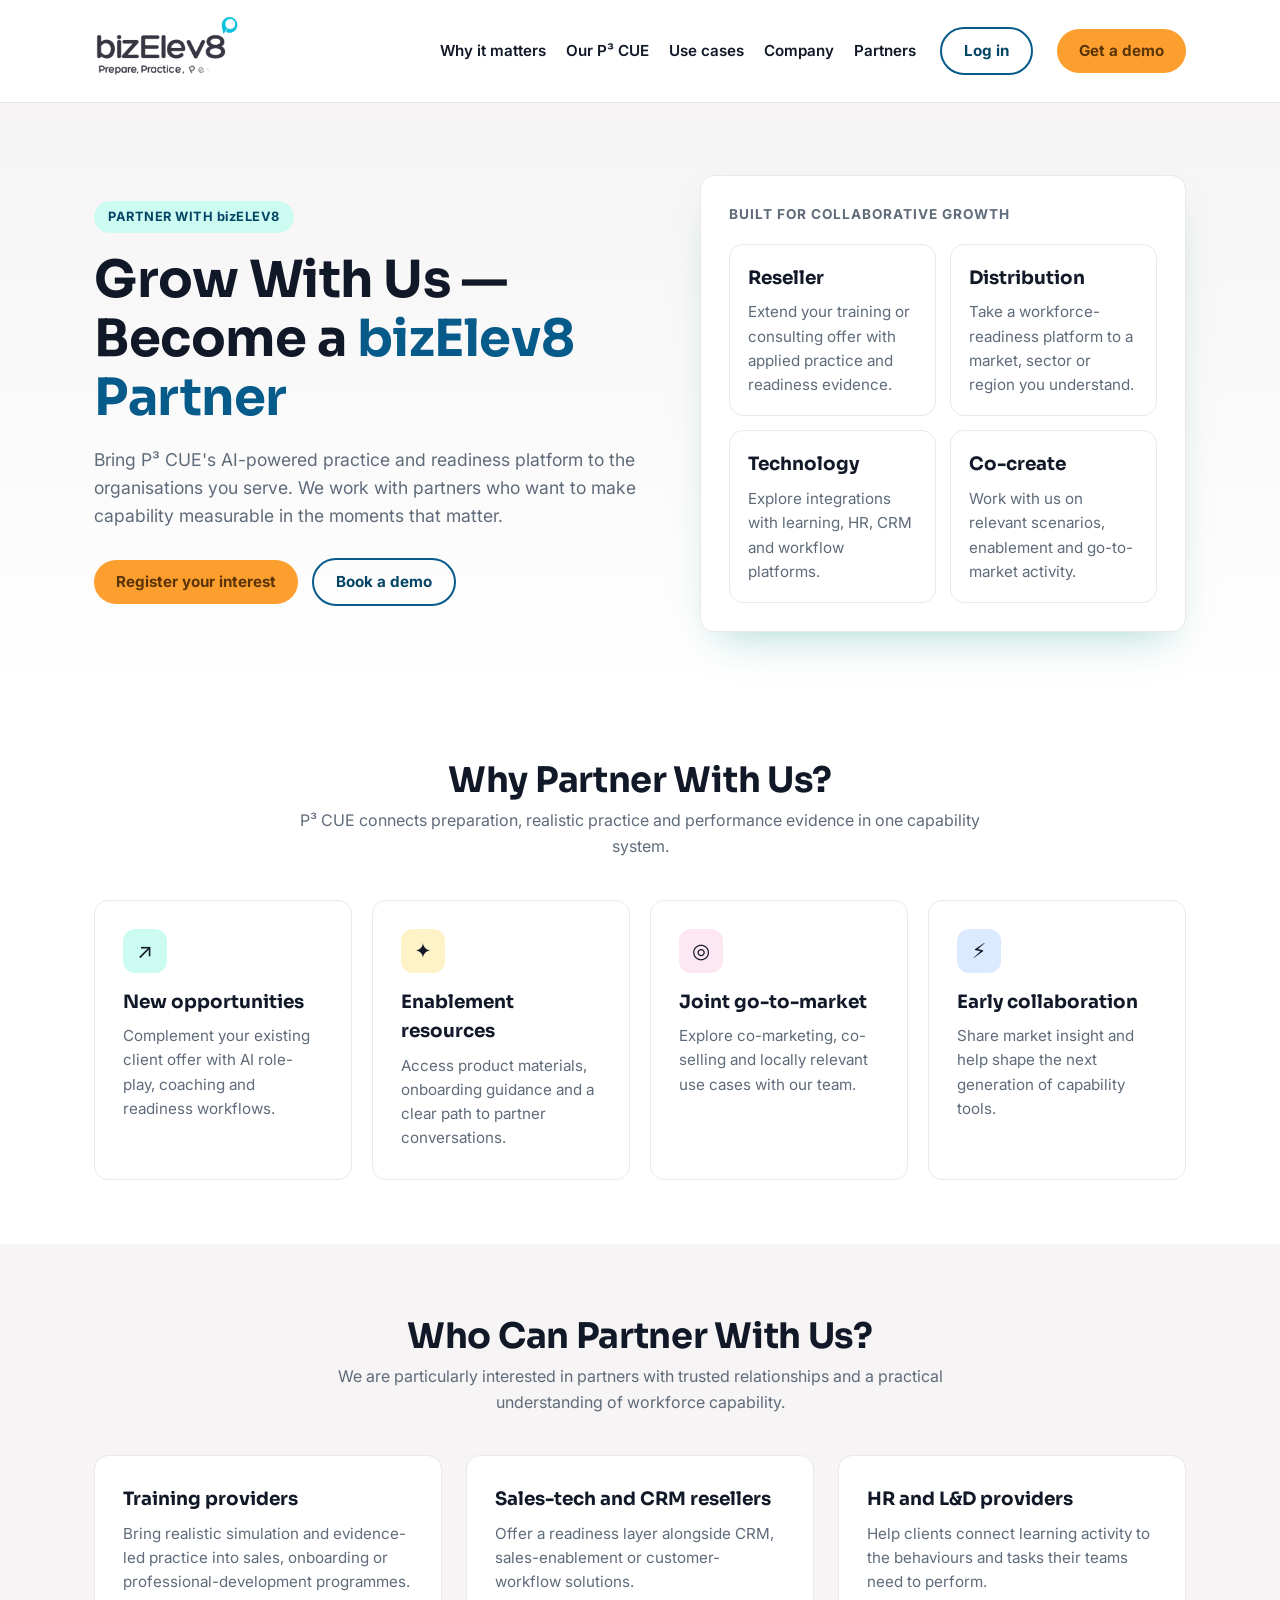
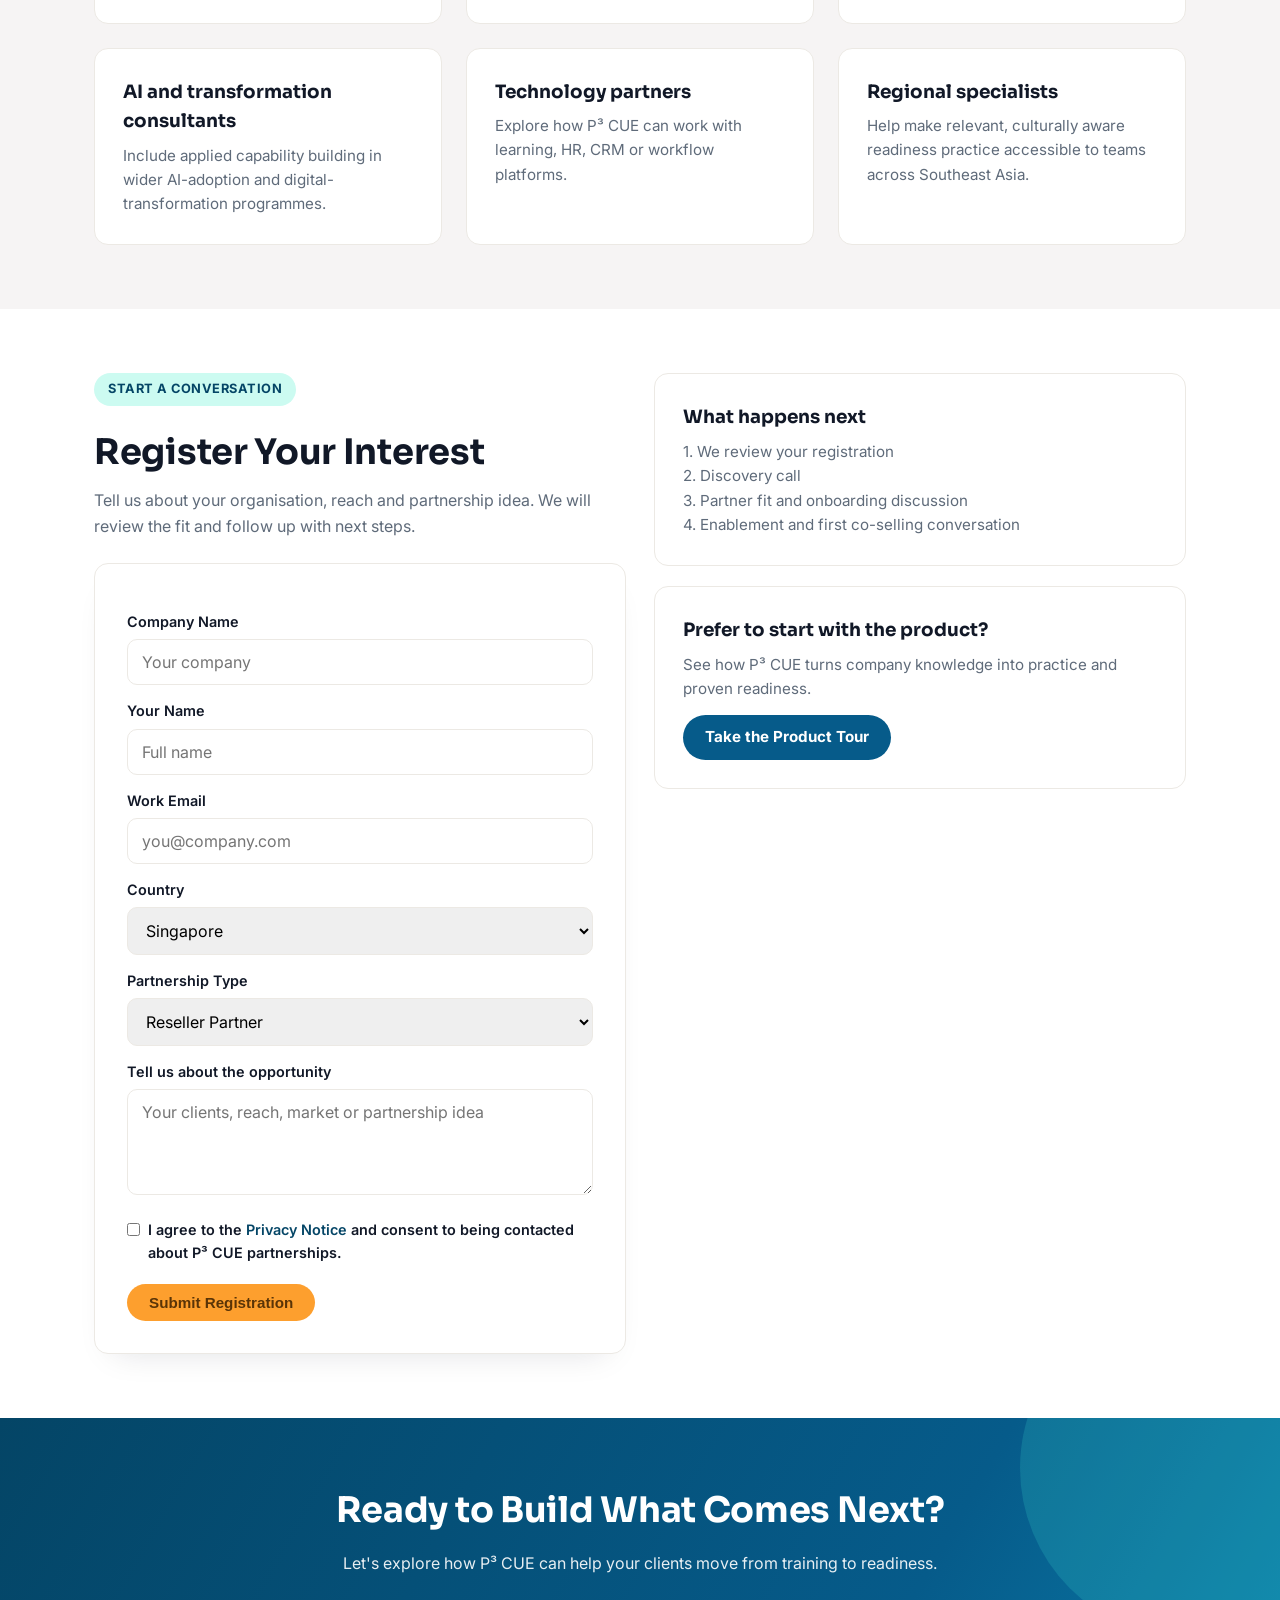
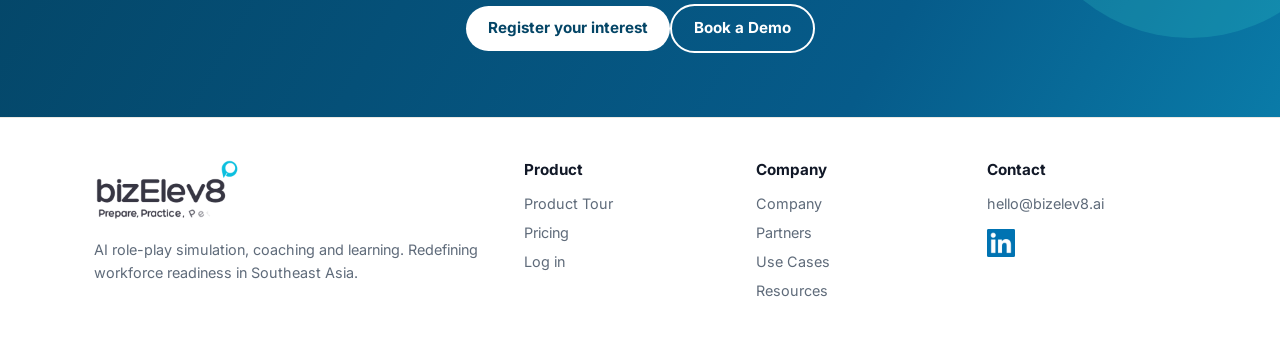
<file: partners.html>
<!DOCTYPE html><html lang="en"><head><meta charset="utf-8"><meta name="viewport" content="width=device-width,initial-scale=1">
<title>Become a Partner — bizElev8 P³ CUE</title><link rel="icon" type="image/png" href="assets/img/favicon.png">
<link rel="stylesheet" href="styles.css"><script src="posthog.js"></script></head><body>
<header><div class="wrap"><nav>
<a class="logo" href="index.html"><img src="assets/img/logo.gif?v=2" alt="bizElev8 P³ CUE" style="height:64px;width:auto"></a>
<button class="nav-toggle" aria-label="Menu" aria-expanded="false" aria-controls="mnav" type="button"><span></span><span></span><span></span></button>
<div class="nav-links" id="mnav">
<a href="index.html#why">Why it matters</a><a href="product-tour.html">Our P³ CUE</a><a href="use-cases.html">Use cases</a><a href="company.html">Company</a><a href="partners.html">Partners</a>
<div class="nav-cta"><a class="btn btn-ghost" href="https://app.bizelev8.ai">Log in</a><a class="btn btn-primary" href="pricing.html#contact">Get a demo</a></div>
</div>
<a class="btn btn-ghost" href="https://app.bizelev8.ai">Log in</a>
<a class="btn btn-primary" href="pricing.html#contact">Get a demo</a>
</nav></div></header>

<section class="hero"><div class="wrap hero-grid">
<div>
<span class="kicker">PARTNER WITH bizELEV8</span>
<h1>Grow With Us — Become a <em>bizElev8 Partner</em></h1>
<p class="sub">Bring P³ CUE's AI-powered practice and readiness platform to the organisations you serve. We work with partners who want to make capability measurable in the moments that matter.</p>
<div class="cta-row"><a class="btn btn-primary" href="#register">Register your interest</a><a class="btn btn-ghost" href="pricing.html#contact">Book a demo</a></div>
</div>
<div class="proof-card"><div class="t">Built for collaborative growth</div><div class="grid-2" style="margin-top:18px;gap:14px">
<div class="card" style="padding:18px"><h3>Reseller</h3><p>Extend your training or consulting offer with applied practice and readiness evidence.</p></div>
<div class="card" style="padding:18px"><h3>Distribution</h3><p>Take a workforce-readiness platform to a market, sector or region you understand.</p></div>
<div class="card" style="padding:18px"><h3>Technology</h3><p>Explore integrations with learning, HR, CRM and workflow platforms.</p></div>
<div class="card" style="padding:18px"><h3>Co-create</h3><p>Work with us on relevant scenarios, enablement and go-to-market activity.</p></div>
</div></div>
</div></section>

<section><div class="wrap">
<div class="sec-head"><h2>Why Partner With Us?</h2><p>P³ CUE connects preparation, realistic practice and performance evidence in one capability system.</p></div>
<div class="grid-4">
<div class="card"><div class="icon-dot" style="background:#CCFBF1">↗</div><h3>New opportunities</h3><p>Complement your existing client offer with AI role-play, coaching and readiness workflows.</p></div>
<div class="card"><div class="icon-dot" style="background:#FEF3C7">✦</div><h3>Enablement resources</h3><p>Access product materials, onboarding guidance and a clear path to partner conversations.</p></div>
<div class="card"><div class="icon-dot" style="background:#FCE7F3">◎</div><h3>Joint go-to-market</h3><p>Explore co-marketing, co-selling and locally relevant use cases with our team.</p></div>
<div class="card"><div class="icon-dot" style="background:#DBEAFE">⚡</div><h3>Early collaboration</h3><p>Share market insight and help shape the next generation of capability tools.</p></div>
</div></div></section>

<section class="alt"><div class="wrap">
<div class="sec-head"><h2>Who Can Partner With Us?</h2><p>We are particularly interested in partners with trusted relationships and a practical understanding of workforce capability.</p></div>
<div class="grid-3">
<div class="card"><h3>Training providers</h3><p>Bring realistic simulation and evidence-led practice into sales, onboarding or professional-development programmes.</p></div>
<div class="card"><h3>Sales-tech and CRM resellers</h3><p>Offer a readiness layer alongside CRM, sales-enablement or customer-workflow solutions.</p></div>
<div class="card"><h3>HR and L&amp;D providers</h3><p>Help clients connect learning activity to the behaviours and tasks their teams need to perform.</p></div>
<div class="card"><h3>AI and transformation consultants</h3><p>Include applied capability building in wider AI-adoption and digital-transformation programmes.</p></div>
<div class="card"><h3>Technology partners</h3><p>Explore how P³ CUE can work with learning, HR, CRM or workflow platforms.</p></div>
<div class="card"><h3>Regional specialists</h3><p>Help make relevant, culturally aware readiness practice accessible to teams across Southeast Asia.</p></div>
</div></div></section>

<section id="register"><div class="wrap grid-2" style="align-items:start">
<div>
<span class="kicker">START A CONVERSATION</span><h2 style="margin-bottom:8px">Register Your Interest</h2>
<p style="color:var(--muted);margin-bottom:24px">Tell us about your organisation, reach and partnership idea. We will review the fit and follow up with next steps.</p>
<form class="form-card" data-lead-form="partner">
<label for="partner-company">Company Name</label><input id="partner-company" name="company" type="text" placeholder="Your company" required minlength="2">
<label for="partner-name">Your Name</label><input id="partner-name" name="name" type="text" placeholder="Full name" required minlength="2">
<label for="partner-email">Work Email</label><input id="partner-email" name="email" type="email" placeholder="you@company.com" required>
<label for="partner-country">Country</label><select id="partner-country" name="country"><option>Singapore</option><option>Malaysia</option><option>Indonesia</option><option>Philippines</option><option>Thailand</option><option>Vietnam</option><option>Other</option></select>
<label for="partner-type">Partnership Type</label><select id="partner-type" name="partnershipType"><option>Reseller Partner</option><option>Distribution Partner</option><option>Technology Partner</option><option>Training Provider</option><option>AI or Transformation Consultant</option></select>
<label for="partner-message">Tell us about the opportunity</label><textarea id="partner-message" name="message" rows="4" placeholder="Your clients, reach, market or partnership idea"></textarea>
<label style="display:flex;gap:8px;align-items:start;margin-top:16px"><input name="consent" type="checkbox" required style="width:auto;margin-top:5px"> <span>I agree to the <a href="privacy.html">Privacy Notice</a> and consent to being contacted about P³ CUE partnerships.</span></label>
<div style="margin-top:20px"><button class="btn btn-primary" type="submit">Submit Registration</button></div>
</form>
</div>
<div>
<div class="card" style="margin-bottom:20px"><h3>What happens next</h3><p>1. We review your registration<br>2. Discovery call<br>3. Partner fit and onboarding discussion<br>4. Enablement and first co-selling conversation</p></div>
<div class="card"><h3>Prefer to start with the product?</h3><p style="margin-bottom:14px">See how P³ CUE turns company knowledge into practice and proven readiness.</p><a class="btn btn-teal" href="product-tour.html">Take the Product Tour</a></div>
</div>
</div></section>

<div class="band"><h2>Ready to Build What Comes Next?</h2><p>Let's explore how P³ CUE can help your clients move from training to readiness.</p><a class="btn btn-primary" href="#register">Register your interest</a><a class="btn btn-ghost" href="pricing.html#contact">Book a Demo</a></div>

<footer><div class="wrap foot-grid">
<div><img src="assets/img/logo.gif?v=2" alt="bizElev8" style="height:64px;width:auto"><p style="margin-top:10px">AI role-play simulation, coaching and learning. Redefining workforce readiness in Southeast Asia.</p></div>
<div><h4>Product</h4><a href="product-tour.html">Product Tour</a><a href="pricing.html">Pricing</a><a href="https://app.bizelev8.ai">Log in</a></div>
<div><h4>Company</h4><a href="company.html">Company</a><a href="partners.html">Partners</a><a href="use-cases.html">Use Cases</a><a href="resources.html">Resources</a></div>
<div><h4>Contact</h4><a href="mailto:hello@bizelev8.ai">hello@bizelev8.ai</a><a href="https://www.linkedin.com/company/bizelev8" aria-label="LinkedIn"><img src="assets/img/linkedin.png" alt="LinkedIn" style="width:28px;height:28px;margin-top:8px"></a></div>
</div></footer>
<script src="nav.js" defer></script><script src="posthog.js"></script><script src="lead-capture.js"></script>
</body></html>
</file>
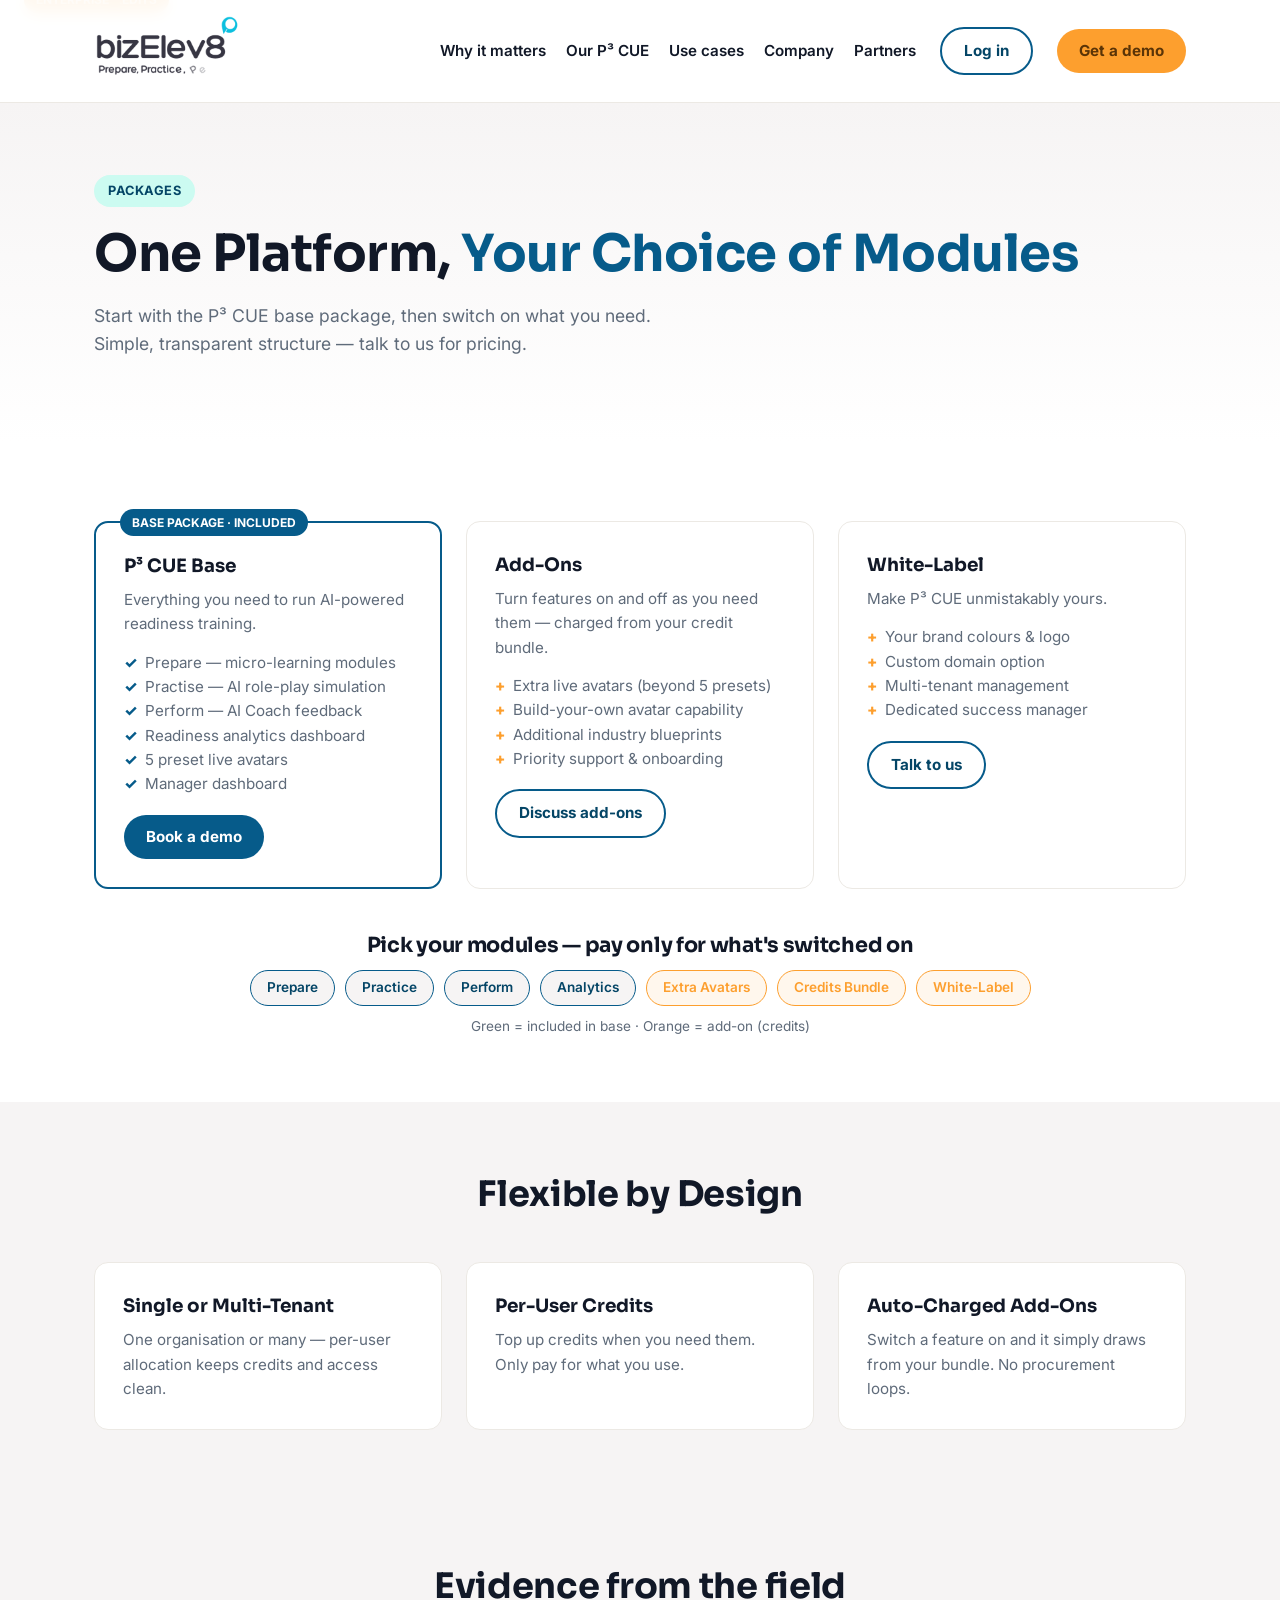
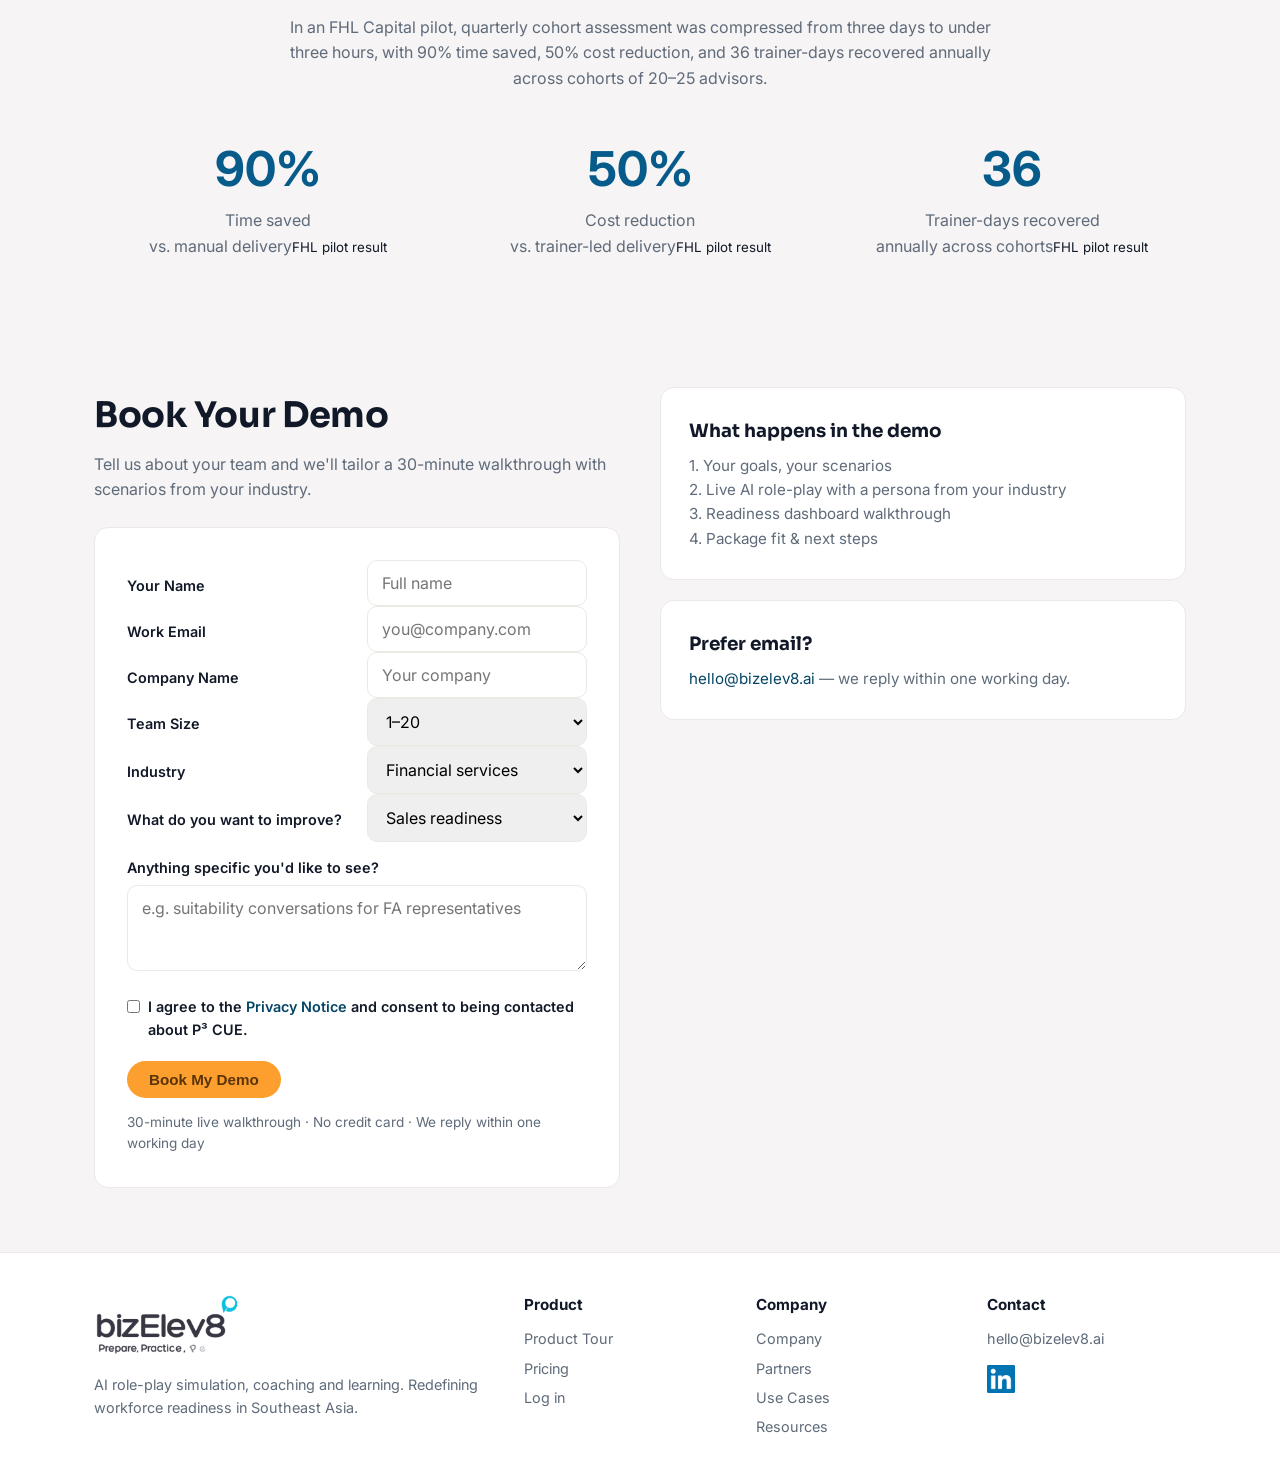
<file: pricing.html>
<!DOCTYPE html><html lang="en"><head><meta charset="utf-8"><meta name="viewport" content="width=device-width,initial-scale=1">
<title>Pricing — bizElev8 P³ CUE</title><link rel="icon" type="image/png" href="assets/img/favicon.png">
<link rel="stylesheet" href="styles.css"><script src="posthog.js"></script></head><body>
<header><div class="wrap"><nav>
<a class="logo" href="index.html"><img src="assets/img/logo.gif?v=2" alt="bizElev8 P³ CUE" style="height:64px;width:auto"></a>
<button class="nav-toggle" aria-label="Menu" aria-expanded="false" aria-controls="mnav" type="button"><span></span><span></span><span></span></button>
<div class="nav-links" id="mnav">
<a href="index.html#why">Why it matters</a><a href="product-tour.html">Our P³ CUE</a><a href="use-cases.html">Use cases</a><a href="company.html">Company</a><a href="partners.html">Partners</a>
<div class="nav-cta"><a class="btn btn-ghost" href="https://app.bizelev8.ai">Log in</a><a class="btn btn-primary" href="pricing.html#contact">Get a demo</a></div>
</div>
<a class="btn btn-ghost" href="https://app.bizelev8.ai">Log in</a>
<a class="btn btn-primary" href="pricing.html#contact">Get a demo</a>
</nav></div></header>

<section class="hero"><div class="wrap">
<span class="kicker">PACKAGES</span>
<h1>One Platform, <em>Your Choice of Modules</em></h1>
<p class="sub">Start with the P³ CUE base package, then switch on what you need. Simple, transparent structure — talk to us for pricing.</p>
</div></section>

<section><div class="wrap">
<div class="grid-3">

<div class="card pkg-base" style="margin-top:14px">
<span class="badge">BASE PACKAGE · INCLUDED</span>
<h3>P³ CUE Base</h3>
<p style="margin-bottom:14px">Everything you need to run AI-powered readiness training.</p>
<p><span class="chk">✓</span>Prepare — micro-learning modules</p>
<p><span class="chk">✓</span>Practise — AI role-play simulation</p>
<p><span class="chk">✓</span>Perform — AI Coach feedback</p>
<p><span class="chk">✓</span>Readiness analytics dashboard</p>
<p><span class="chk">✓</span>5 preset live avatars</p>
<p><span class="chk">✓</span>Manager dashboard</p>
<p style="margin-top:18px"><a class="btn btn-teal" href="pricing.html#contact">Book a demo</a></p>
</div>

<div class="card addon" style="margin-top:14px">
<span class="badge">ADD-ONS · CREDITS</span>
<h3>Add-Ons</h3>
<p style="margin-bottom:14px">Turn features on and off as you need them — charged from your credit bundle.</p>
<p><span class="chk" style="color:var(--orange)">+</span>Extra live avatars (beyond 5 presets)</p>
<p><span class="chk" style="color:var(--orange)">+</span>Build-your-own avatar capability</p>
<p><span class="chk" style="color:var(--orange)">+</span>Additional industry blueprints</p>
<p><span class="chk" style="color:var(--orange)">+</span>Priority support &amp; onboarding</p>
<p style="margin-top:18px"><a class="btn btn-ghost" href="pricing.html#contact">Discuss add-ons</a></p>
</div>

<div class="card addon" style="margin-top:14px">
<span class="badge">ENTERPRISE</span>
<h3>White-Label</h3>
<p style="margin-bottom:14px">Make P³ CUE unmistakably yours.</p>
<p><span class="chk" style="color:var(--orange)">+</span>Your brand colours &amp; logo</p>
<p><span class="chk" style="color:var(--orange)">+</span>Custom domain option</p>
<p><span class="chk" style="color:var(--orange)">+</span>Multi-tenant management</p>
<p><span class="chk" style="color:var(--orange)">+</span>Dedicated success manager</p>
<p style="margin-top:18px"><a class="btn btn-ghost" href="pricing.html#contact">Talk to us</a></p>
</div>
</div>

<div style="text-align:center;margin-top:40px">
<h2 style="font-size:1.3rem;margin-bottom:8px">Pick your modules — pay only for what's switched on</h2>
<div class="toggle-visual">
<span class="on">Prepare</span><span class="on">Practice</span><span class="on">Perform</span><span class="on">Analytics</span>
<span class="add">Extra Avatars</span><span class="add">Credits Bundle</span><span class="add">White-Label</span>
</div>
<p style="color:var(--muted);font-size:.85rem;margin-top:10px">Green = included in base · Orange = add-on (credits)</p>
</div>
</div></section>

<section class="alt"><div class="wrap">
<div class="sec-head"><h2>Flexible by Design</h2></div>
<div class="grid-3">
<div class="card"><h3>Single or Multi-Tenant</h3><p>One organisation or many — per-user allocation keeps credits and access clean.</p></div>
<div class="card"><h3>Per-User Credits</h3><p>Top up credits when you need them. Only pay for what you use.</p></div>
<div class="card"><h3>Auto-Charged Add-Ons</h3><p>Switch a feature on and it simply draws from your bundle. No procurement loops.</p></div>
</div></div></section>

<section class="alt"><div class="wrap">
<div class="sec-head"><h2>Evidence from the field</h2><p>In an FHL Capital pilot, quarterly cohort assessment was compressed from three days to under three hours, with 90% time saved, 50% cost reduction, and 36 trainer-days recovered annually across cohorts of 20–25 advisors.</p></div>
<div class="stats">
<div class="stat"><b>90%</b><span>Time saved<br>vs. manual delivery</span><small>FHL pilot result</small></div>
<div class="stat"><b>50%</b><span>Cost reduction<br>vs. trainer-led delivery</span><small>FHL pilot result</small></div>
<div class="stat"><b>36</b><span>Trainer-days recovered<br>annually across cohorts</span><small>FHL pilot result</small></div>
</div></div></section>

<section class="alt" id="contact"><div class="wrap grid-2" style="align-items:start;gap:40px">
<div>
<h2 style="margin-bottom:8px">Book Your Demo</h2>
<p style="color:var(--muted);margin-bottom:24px">Tell us about your team and we'll tailor a 30-minute walkthrough with scenarios from your industry.</p>
<form class="card" style="padding:32px" data-lead-form="demo">
<div class="grid-2" style="gap:0 20px">
<label for="d-name">Your Name</label><input id="d-name" name="name" type="text" placeholder="Full name" required minlength="2">
<label for="d-email">Work Email</label><input id="d-email" name="email" type="email" placeholder="you@company.com" required>
<label for="d-company">Company Name</label><input id="d-company" name="company" type="text" placeholder="Your company" required minlength="2">
<label for="d-size">Team Size</label>
<select id="d-size" name="teamSize"><option>1–20</option><option>21–100</option><option>101–500</option><option>500+</option></select>
<label for="d-industry">Industry</label>
<select id="d-industry" name="industry"><option>Financial services</option><option>Education &amp; training</option><option>Retail</option><option>Technology</option><option>Contact centers</option><option>Healthcare</option><option>Legal</option><option>Other</option></select>
<label for="d-goal">What do you want to improve?</label>
<select id="d-goal" name="goal"><option>Sales readiness</option><option>Compliance &amp; advisory</option><option>Onboarding speed</option><option>Customer service quality</option><option>Other</option></select>
</div>
<label for="d-msg">Anything specific you'd like to see?</label><textarea id="d-msg" name="message" rows="3" placeholder="e.g. suitability conversations for FA representatives"></textarea>
<label style="display:flex;gap:8px;align-items:start;margin-top:16px"><input name="consent" type="checkbox" required style="width:auto;margin-top:5px"> <span>I agree to the <a href="privacy.html">Privacy Notice</a> and consent to being contacted about P³ CUE.</span></label>
<div style="margin-top:20px;display:flex;gap:14px;align-items:center;flex-wrap:wrap">
<button class="btn btn-primary" type="submit">Book My Demo</button>
<span style="font-size:.85rem;color:var(--muted)">30-minute live walkthrough · No credit card · We reply within one working day</span>
</div>
</form>
</div>
<div>
<div class="card" style="margin-bottom:20px"><h3>What happens in the demo</h3>
<p>1. Your goals, your scenarios<br>2. Live AI role-play with a persona from your industry<br>3. Readiness dashboard walkthrough<br>4. Package fit &amp; next steps</p></div>
<div class="card"><h3>Prefer email?</h3>
<p><a href="mailto:hello@bizelev8.ai">hello@bizelev8.ai</a> — we reply within one working day.</p></div>
</div>
</div></section>

<footer><div class="wrap foot-grid">
<div><img src="assets/img/logo.gif?v=2" alt="bizElev8" style="height:64px;width:auto"><p style="margin-top:10px">AI role-play simulation, coaching and learning. Redefining workforce readiness in Southeast Asia.</p></div>
<div><h4>Product</h4><a href="product-tour.html">Product Tour</a><a href="pricing.html">Pricing</a><a href="https://app.bizelev8.ai">Log in</a></div>
<div><h4>Company</h4><a href="company.html">Company</a><a href="partners.html">Partners</a><a href="use-cases.html">Use Cases</a><a href="resources.html">Resources</a></div>
<div><h4>Contact</h4><a href="mailto:hello@bizelev8.ai">hello@bizelev8.ai</a><a href="https://www.linkedin.com/company/bizelev8" aria-label="LinkedIn"><img src="assets/img/linkedin.png" alt="LinkedIn" style="width:28px;height:28px;margin-top:8px"></a></div>
</div></footer>
<script src="nav.js" defer></script><script src="posthog.js"></script><script src="lead-capture.js"></script>
</body></html>
</file>
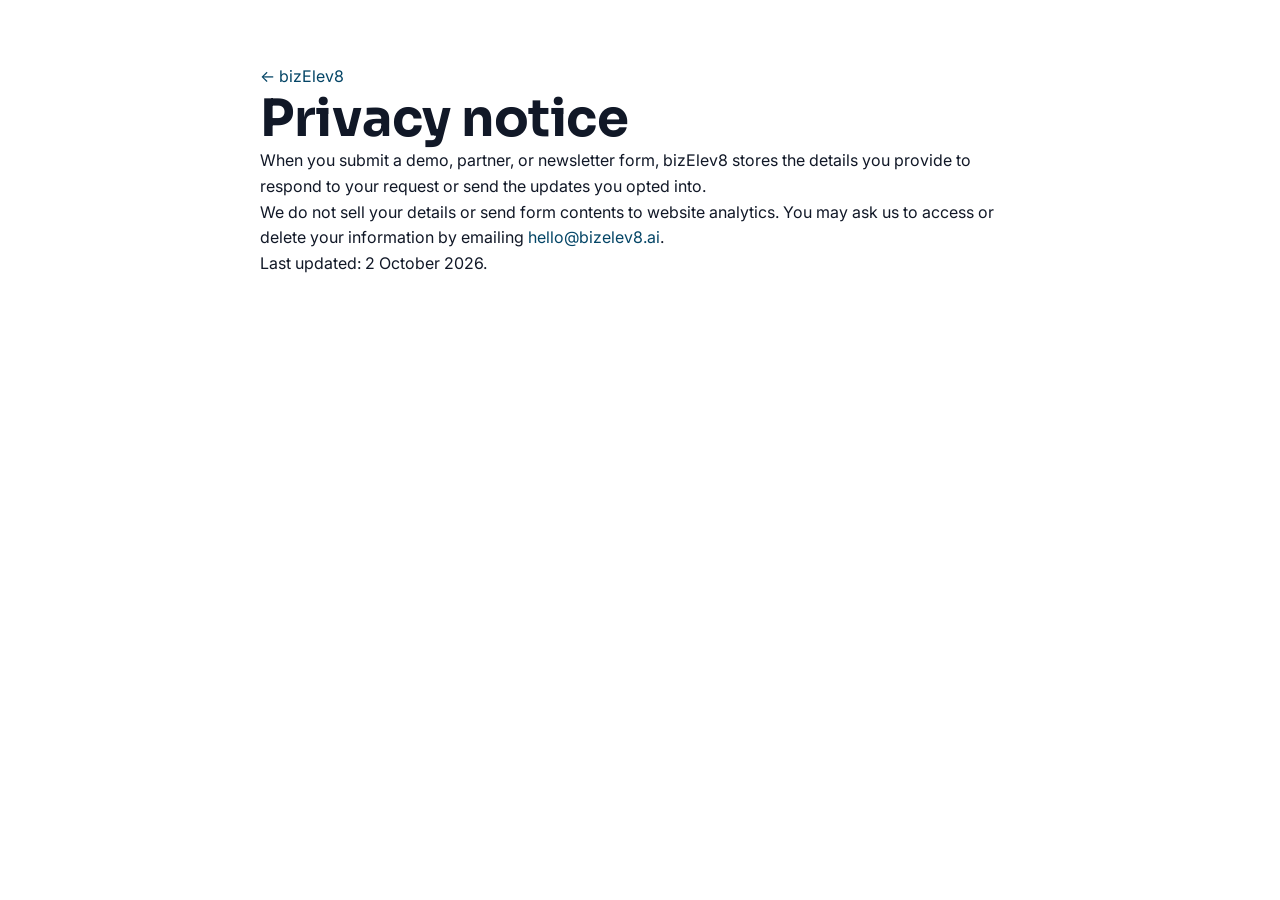
<file: privacy.html>
<!doctype html><html lang="en"><head><meta charset="utf-8"><meta name="viewport" content="width=device-width,initial-scale=1"><title>Privacy — bizElev8</title><link rel="stylesheet" href="styles.css"></head><body><main class="wrap" style="max-width:800px;padding:64px 20px"><a href="index.html">← bizElev8</a><h1>Privacy notice</h1><p>When you submit a demo, partner, or newsletter form, bizElev8 stores the details you provide to respond to your request or send the updates you opted into.</p><p>We do not sell your details or send form contents to website analytics. You may ask us to access or delete your information by emailing <a href="mailto:hello@bizelev8.ai">hello@bizelev8.ai</a>.</p><p>Last updated: 2 October 2026.</p></main></body></html>
</file>
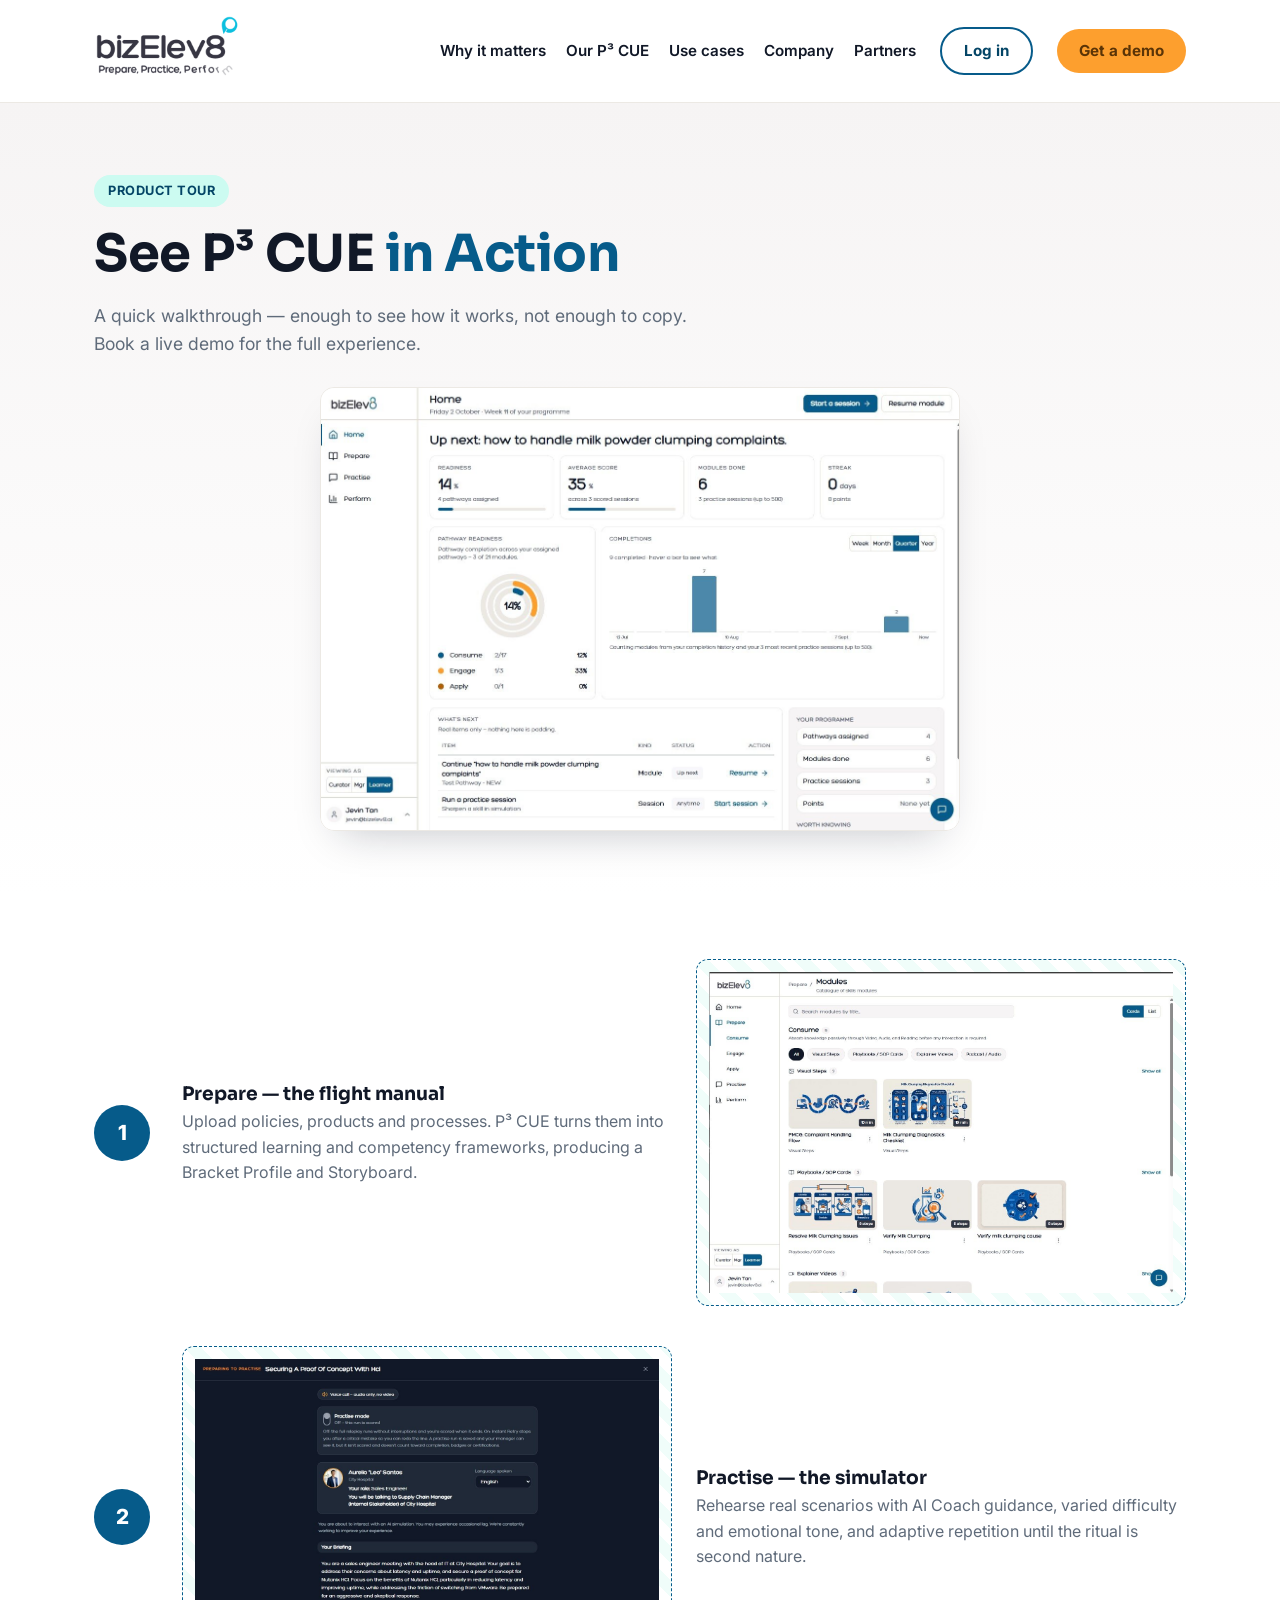
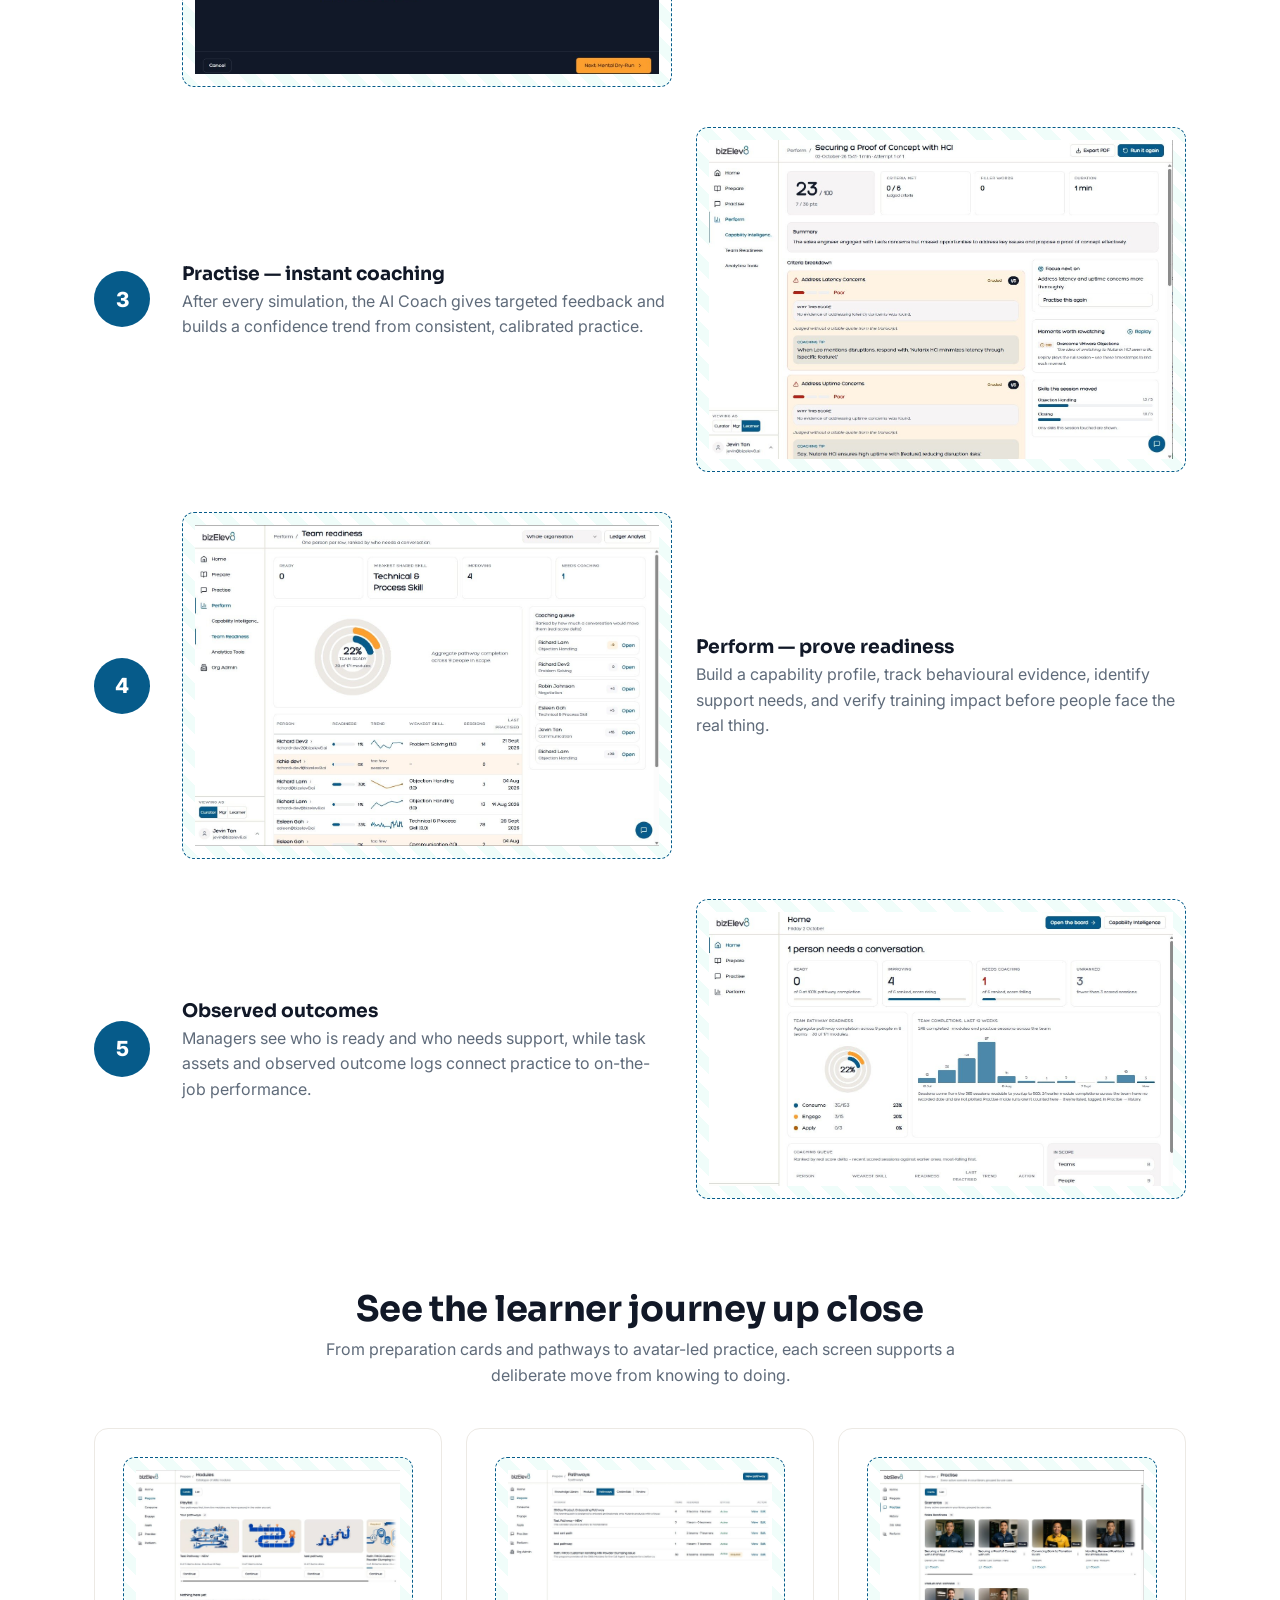
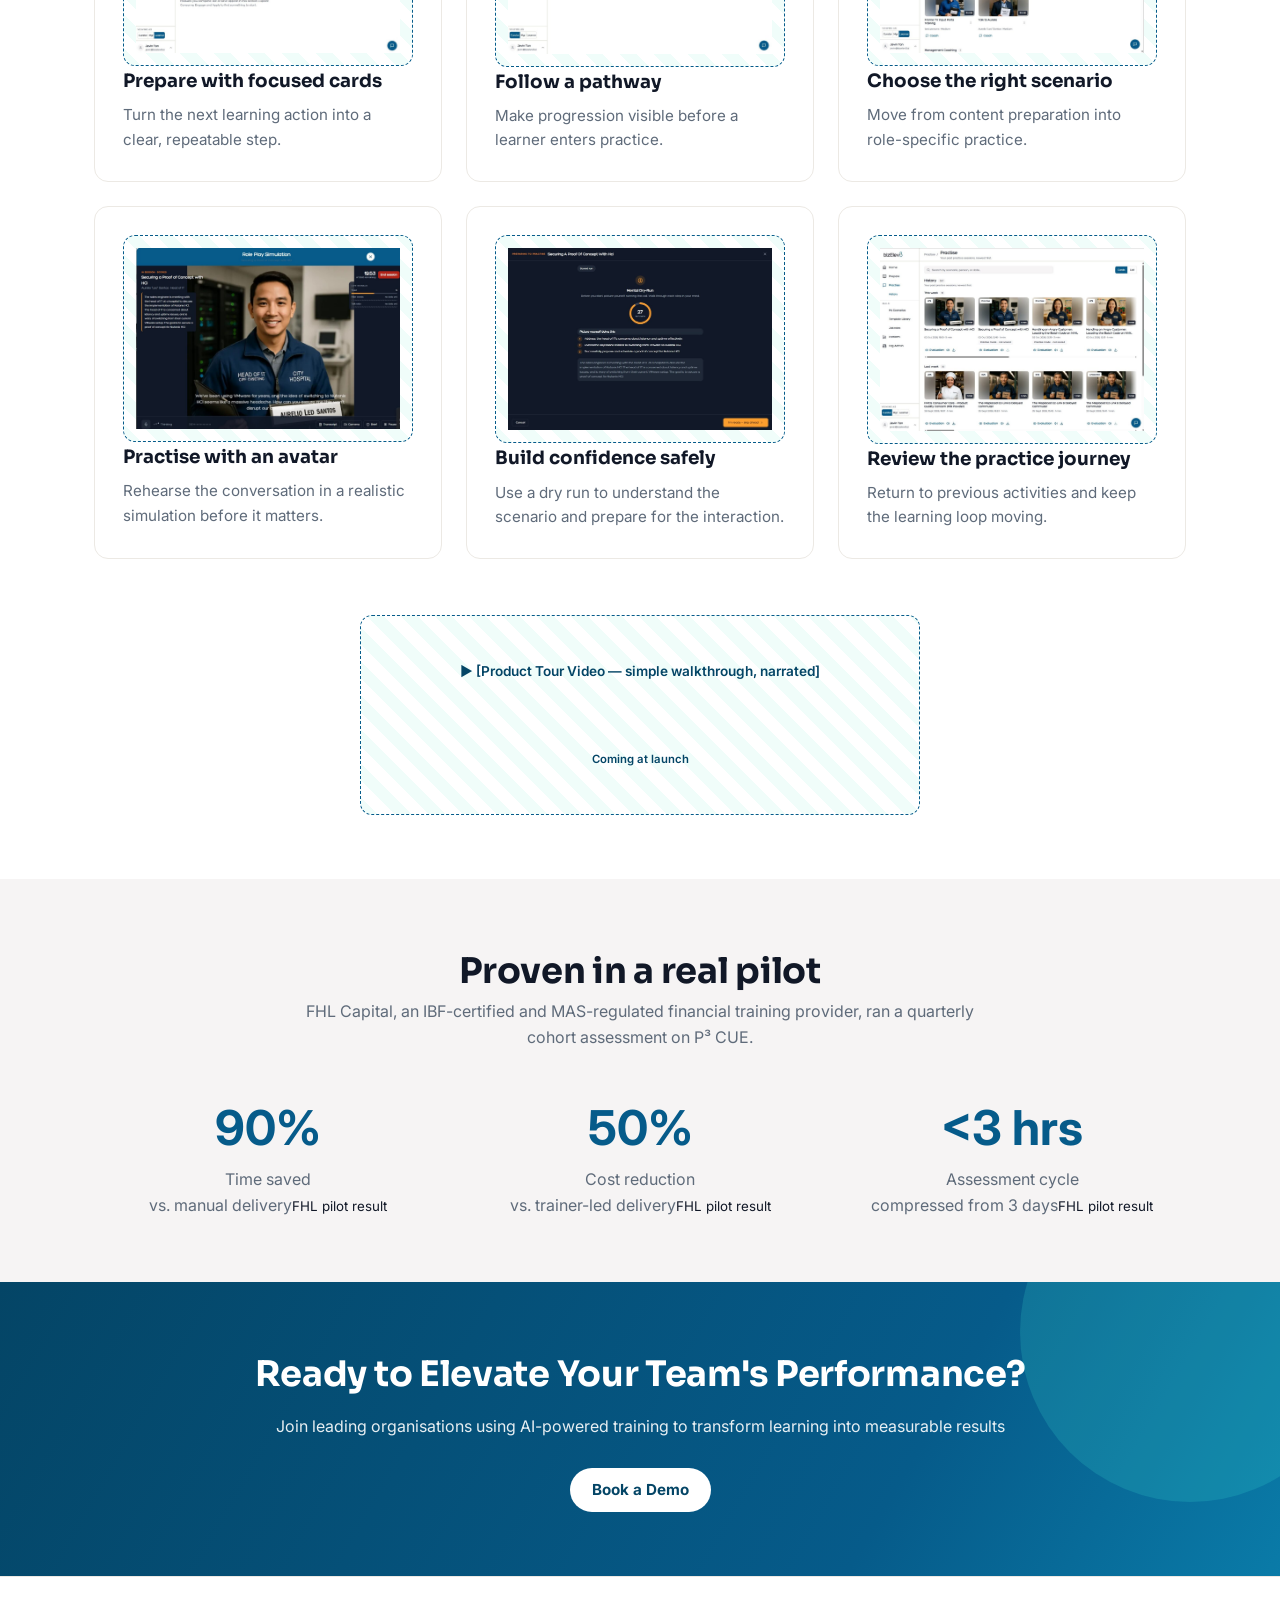
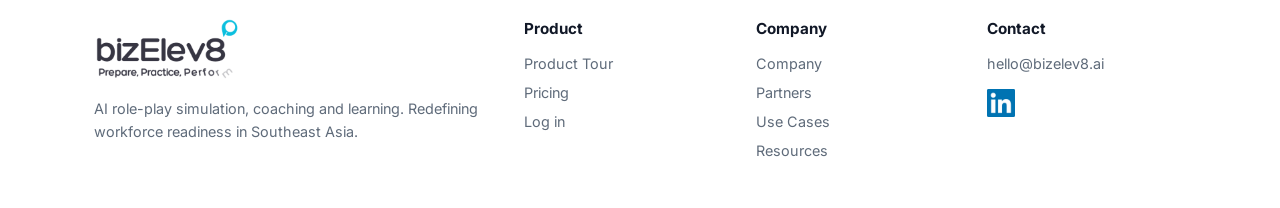
<file: product-tour.html>
<!DOCTYPE html><html lang="en"><head><meta charset="utf-8"><meta name="viewport" content="width=device-width,initial-scale=1">
<title>Product Tour — bizElev8 P³ CUE</title><link rel="icon" type="image/png" href="assets/img/favicon.png">
<link rel="stylesheet" href="styles.css"><script src="posthog.js"></script></head><body>
<header><div class="wrap"><nav>
<a class="logo" href="index.html"><img src="assets/img/logo.gif?v=2" alt="bizElev8 P³ CUE" style="height:64px;width:auto"></a>
<button class="nav-toggle" aria-label="Menu" aria-expanded="false" aria-controls="mnav" type="button"><span></span><span></span><span></span></button>
<div class="nav-links" id="mnav">
<a href="index.html#why">Why it matters</a><a href="product-tour.html">Our P³ CUE</a><a href="use-cases.html">Use cases</a><a href="company.html">Company</a><a href="partners.html">Partners</a>
<div class="nav-cta"><a class="btn btn-ghost" href="https://app.bizelev8.ai">Log in</a><a class="btn btn-primary" href="pricing.html#contact">Get a demo</a></div>
</div>
<a class="btn btn-ghost" href="https://app.bizelev8.ai">Log in</a>
<a class="btn btn-primary" href="pricing.html#contact">Get a demo</a>
</nav></div></header>

<section class="hero"><div class="wrap">
<span class="kicker">PRODUCT TOUR</span>
<h1>See P³ CUE <em>in Action</em></h1>
<p class="sub">A quick walkthrough — enough to see how it works, not enough to copy. Book a live demo for the full experience.</p>
</div><div style="text-align:center;margin-top:8px"><img src="assets/img/product/learner-home.jpg" alt="Demo P³ CUE learner home showing the Prepare, Practise and Perform journey" style="max-width:640px;width:100%;border-radius:var(--radius);border:1px solid var(--line);box-shadow:0 20px 40px -20px rgba(15,23,42,.25)"></div>
</section>

<section><div class="wrap steps">

<div class="step">
<div class="n">1</div>
<div class="body"><h3>Prepare — the flight manual</h3><p style="color:var(--muted)">Upload policies, products and processes. P³ CUE turns them into structured learning and competency frameworks, producing a Bracket Profile and Storyboard.</p></div>
<div class="shot" style="min-height:180px"><img src="assets/img/product/prepare-modules.jpg" alt="Demo P³ CUE preparation modules" style="width:100%;height:auto;display:block"></div>
</div>

<div class="step">
<div class="n">2</div>
<div class="body"><h3>Practise — the simulator</h3><p style="color:var(--muted)">Rehearse real scenarios with AI Coach guidance, varied difficulty and emotional tone, and adaptive repetition until the ritual is second nature.</p></div>
<div class="shot" style="min-height:180px"><img src="assets/img/product/practice-simulation.jpg" alt="Demo P³ CUE practice simulation" style="width:100%;height:auto;display:block"></div>
</div>

<div class="step">
<div class="n">3</div>
<div class="body"><h3>Practise — instant coaching</h3><p style="color:var(--muted)">After every simulation, the AI Coach gives targeted feedback and builds a confidence trend from consistent, calibrated practice.</p></div>
<div class="shot" style="min-height:180px"><img src="assets/img/product/practice-scoring.jpg" alt="Demo P³ CUE scenario scoring and AI coaching feedback" style="width:100%;height:auto;display:block"></div>
</div>

<div class="step">
<div class="n">4</div>
<div class="body"><h3>Perform — prove readiness</h3><p style="color:var(--muted)">Build a capability profile, track behavioural evidence, identify support needs, and verify training impact before people face the real thing.</p></div>
<div class="shot" style="min-height:180px"><img src="assets/img/product/team-readiness.jpg" alt="Demo P³ CUE team readiness view" style="width:100%;height:auto;display:block"></div>
</div>

<div class="step">
<div class="n">5</div>
<div class="body"><h3>Observed outcomes</h3><p style="color:var(--muted)">Managers see who is ready and who needs support, while task assets and observed outcome logs connect practice to on-the-job performance.</p></div>
<div class="shot" style="min-height:180px"><img src="assets/img/product/manager-home.jpg" alt="Demo P³ CUE manager home with team progress overview" style="width:100%;height:auto;display:block"></div>
</div>

<div style="margin-top:42px">
<div class="sec-head"><h2>See the learner journey up close</h2><p>From preparation cards and pathways to avatar-led practice, each screen supports a deliberate move from knowing to doing.</p></div>
<div class="grid-3">
<div class="card"><div class="shot"><img src="assets/img/product/learner-prepare-cards.jpg" alt="Demo P³ CUE learner preparation cards" style="width:100%;height:auto;display:block"></div><h3>Prepare with focused cards</h3><p>Turn the next learning action into a clear, repeatable step.</p></div>
<div class="card"><div class="shot"><img src="assets/img/product/prepare-pathways.jpg" alt="Demo P³ CUE learning pathways" style="width:100%;height:auto;display:block"></div><h3>Follow a pathway</h3><p>Make progression visible before a learner enters practice.</p></div>
<div class="card"><div class="shot"><img src="assets/img/product/practice-scenarios.jpg" alt="Demo P³ CUE scenario library with avatar-led practice options" style="width:100%;height:auto;display:block"></div><h3>Choose the right scenario</h3><p>Move from content preparation into role-specific practice.</p></div>
<div class="card"><div class="shot"><img src="assets/img/product/roleplay-avatar.jpg" alt="Demo P³ CUE role-play simulation with a practice avatar" style="width:100%;height:auto;display:block"></div><h3>Practise with an avatar</h3><p>Rehearse the conversation in a realistic simulation before it matters.</p></div>
<div class="card"><div class="shot"><img src="assets/img/product/practice-dry-run.jpg" alt="Demo P³ CUE dry-run simulation before practice" style="width:100%;height:auto;display:block"></div><h3>Build confidence safely</h3><p>Use a dry run to understand the scenario and prepare for the interaction.</p></div>
<div class="card"><div class="shot"><img src="assets/img/product/practice-history.jpg" alt="Demo P³ CUE practice history cards" style="width:100%;height:auto;display:block"></div><h3>Review the practice journey</h3><p>Return to previous activities and keep the learning loop moving.</p></div>
</div>
</div>

<div style="text-align:center;margin-top:16px">
<div class="shot" style="max-width:560px;margin:0 auto;min-height:200px">▶ [Product Tour Video — simple walkthrough, narrated]<br><small>Coming at launch</small></div>
</div>
</div></section>

<section class="alt"><div class="wrap">
<div class="sec-head"><h2>Proven in a real pilot</h2><p>FHL Capital, an IBF-certified and MAS-regulated financial training provider, ran a quarterly cohort assessment on P³ CUE.</p></div>
<div class="stats">
<div class="stat"><b>90%</b><span>Time saved<br>vs. manual delivery</span><small>FHL pilot result</small></div>
<div class="stat"><b>50%</b><span>Cost reduction<br>vs. trainer-led delivery</span><small>FHL pilot result</small></div>
<div class="stat"><b>&lt;3 hrs</b><span>Assessment cycle<br>compressed from 3 days</span><small>FHL pilot result</small></div>
</div></div></section>

<div class="band" id="demo"><h2>Ready to Elevate Your Team's Performance?</h2>
<p>Join leading organisations using AI-powered training to transform learning into measurable results</p>
<a class="btn btn-primary" href="pricing.html#contact">Book a Demo</a></div>

<footer><div class="wrap foot-grid">
<div><img src="assets/img/logo.gif?v=2" alt="bizElev8" style="height:64px;width:auto"><p style="margin-top:10px">AI role-play simulation, coaching and learning. Redefining workforce readiness in Southeast Asia.</p></div>
<div><h4>Product</h4><a href="product-tour.html">Product Tour</a><a href="pricing.html">Pricing</a><a href="https://app.bizelev8.ai">Log in</a></div>
<div><h4>Company</h4><a href="company.html">Company</a><a href="partners.html">Partners</a><a href="use-cases.html">Use Cases</a><a href="resources.html">Resources</a></div>
<div><h4>Contact</h4><a href="mailto:hello@bizelev8.ai">hello@bizelev8.ai</a><a href="https://www.linkedin.com/company/bizelev8" aria-label="LinkedIn"><img src="assets/img/linkedin.png" alt="LinkedIn" style="width:28px;height:28px;margin-top:8px"></a></div>
</div></footer>
<script src="nav.js" defer></script>
</body></html>
</file>
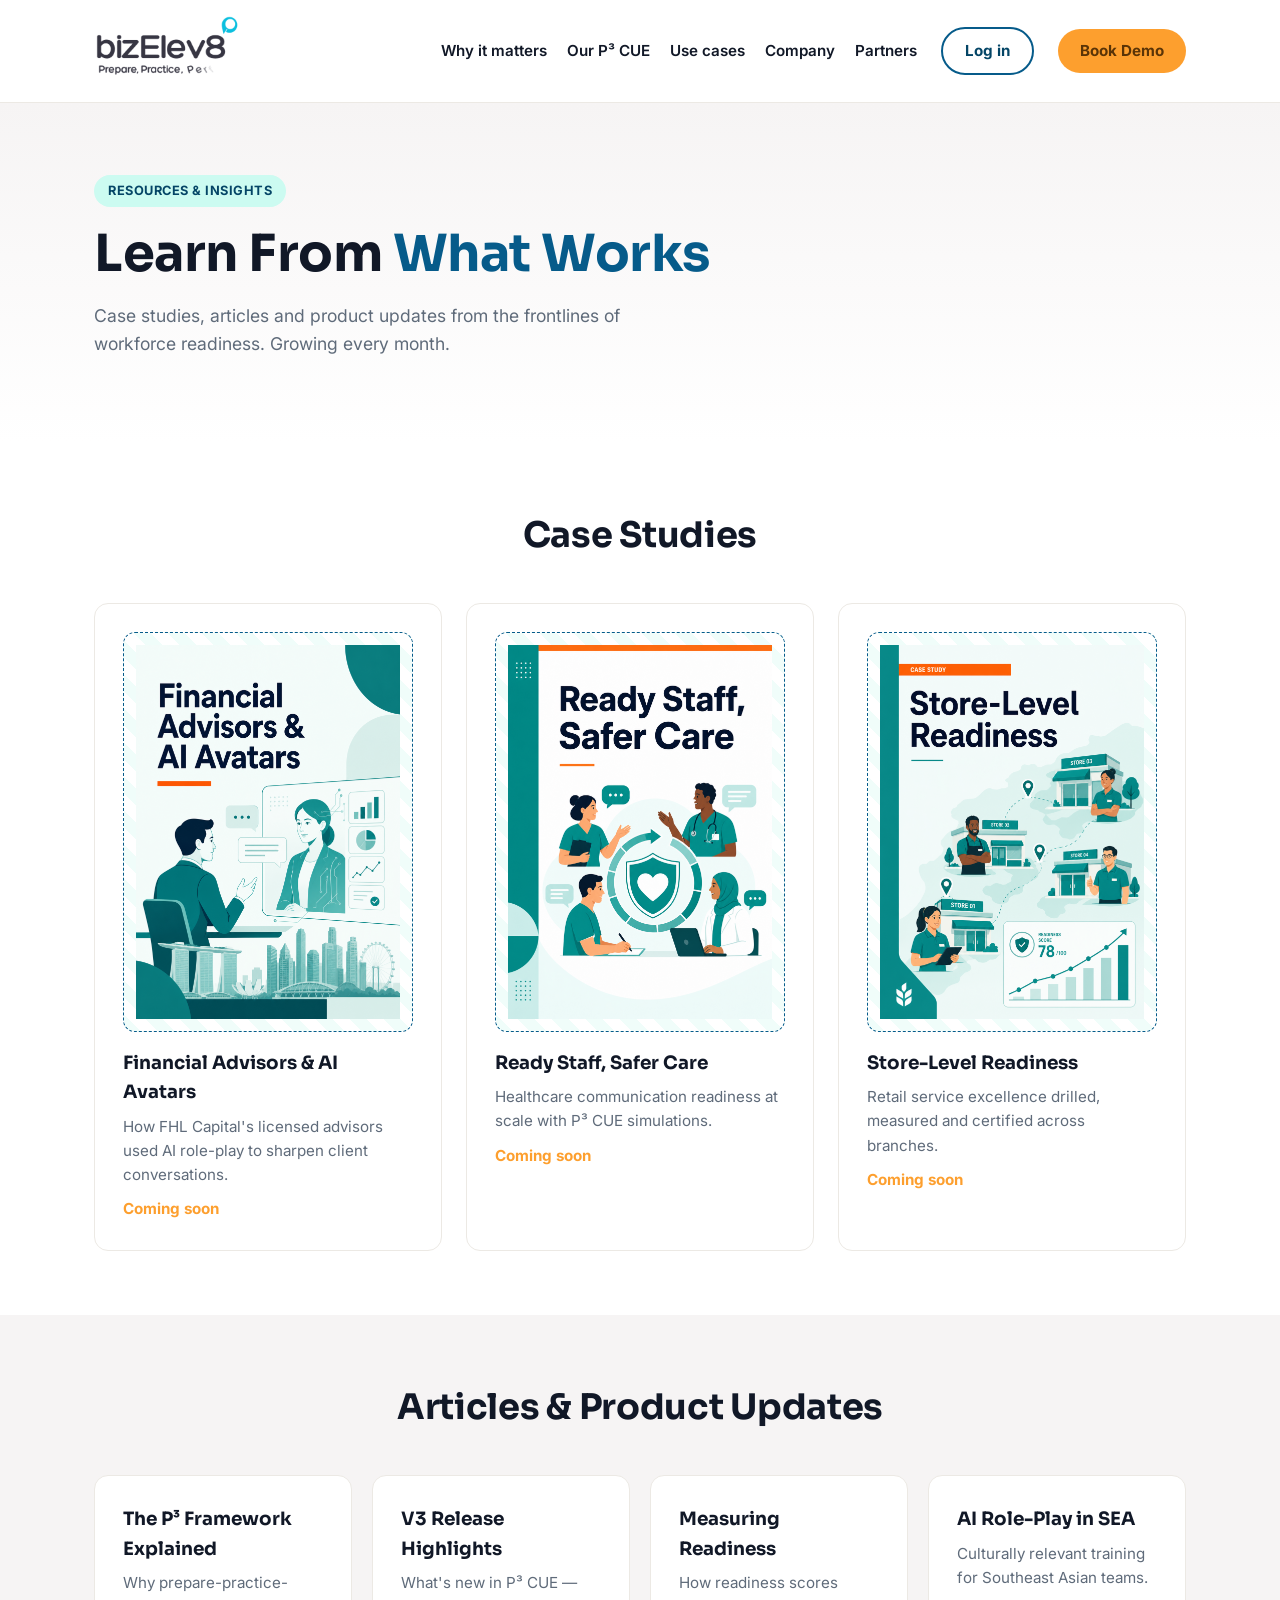
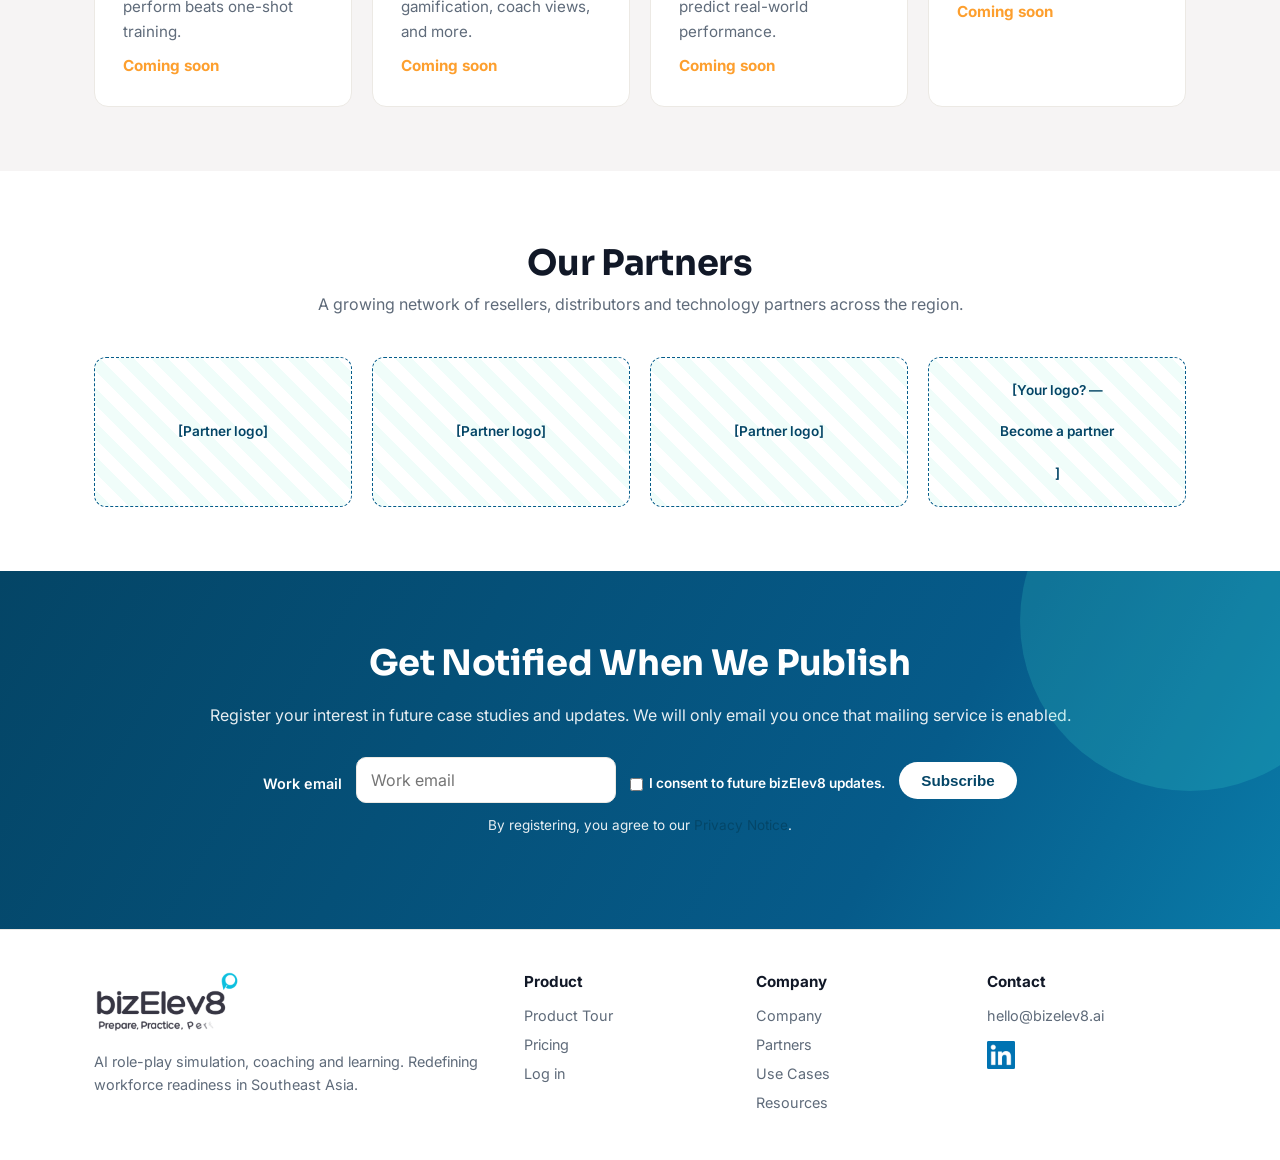
<file: resources.html>
<!DOCTYPE html><html lang="en"><head><meta charset="utf-8"><meta name="viewport" content="width=device-width,initial-scale=1">
<title>Resources — bizElev8 P³ CUE</title><link rel="icon" type="image/png" href="assets/img/favicon.png">
<link rel="stylesheet" href="styles.css"><script src="posthog.js"></script></head><body>
<header><div class="wrap"><nav>
<a class="logo" href="index.html"><img src="assets/img/logo.gif?v=2" alt="bizElev8 P³ CUE" style="height:64px;width:auto"></a>
<button class="nav-toggle" aria-label="Menu" aria-expanded="false" aria-controls="mnav" type="button"><span></span><span></span><span></span></button>
<div class="nav-links" id="mnav">
<a href="index.html#why">Why it matters</a><a href="product-tour.html">Our P³ CUE</a><a href="use-cases.html">Use cases</a><a href="company.html">Company</a><a href="partners.html">Partners</a>
<div class="nav-cta"><a class="btn btn-ghost" href="https://app.bizelev8.ai">Log in</a><a class="btn btn-primary" href="pricing.html">Book Demo</a></div>
</div>
<a class="btn btn-ghost" href="https://app.bizelev8.ai">Log in</a>
<a class="btn btn-primary" href="pricing.html">Book Demo</a>
</nav></div></header>

<section class="hero"><div class="wrap">
<span class="kicker">RESOURCES &amp; INSIGHTS</span>
<h1>Learn From <em>What Works</em></h1>
<p class="sub">Case studies, articles and product updates from the frontlines of workforce readiness. Growing every month.</p>
</div></section>

<section><div class="wrap">
<div class="sec-head"><h2>Case Studies</h2></div>
<div class="grid-3">
<div class="card"><div class="shot" style="min-height:140px;margin-bottom:16px"><img src="assets/img/cs1-fhl-capital-cover.png" alt="Concept mockup" style="width:100%;height:auto;display:block"></div><h3>Financial Advisors &amp; AI Avatars</h3><p>How FHL Capital's licensed advisors used AI role-play to sharpen client conversations.</p><p style="margin-top:10px;color:var(--orange);font-weight:700">Coming soon</p></div>
<div class="card"><div class="shot" style="min-height:140px;margin-bottom:16px"><img src="assets/img/cs2-healthcare-cover.png" alt="Concept mockup" style="width:100%;height:auto;display:block"></div><h3>Ready Staff, Safer Care</h3><p>Healthcare communication readiness at scale with P³ CUE simulations.</p><p style="margin-top:10px;color:var(--orange);font-weight:700">Coming soon</p></div>
<div class="card"><div class="shot" style="min-height:140px;margin-bottom:16px"><img src="assets/img/cs3-retail-cover.png" alt="Concept mockup" style="width:100%;height:auto;display:block"></div><h3>Store-Level Readiness</h3><p>Retail service excellence drilled, measured and certified across branches.</p><p style="margin-top:10px;color:var(--orange);font-weight:700">Coming soon</p></div>
</div></div></section>

<section class="alt"><div class="wrap">
<div class="sec-head"><h2>Articles &amp; Product Updates</h2></div>
<div class="grid-4">
<div class="card"><h3>The P³ Framework Explained</h3><p>Why prepare-practice-perform beats one-shot training.</p><p style="margin-top:10px;color:var(--orange);font-weight:700">Coming soon</p></div>
<div class="card"><h3>V3 Release Highlights</h3><p>What's new in P³ CUE — gamification, coach views, and more.</p><p style="margin-top:10px;color:var(--orange);font-weight:700">Coming soon</p></div>
<div class="card"><h3>Measuring Readiness</h3><p>How readiness scores predict real-world performance.</p><p style="margin-top:10px;color:var(--orange);font-weight:700">Coming soon</p></div>
<div class="card"><h3>AI Role-Play in SEA</h3><p>Culturally relevant training for Southeast Asian teams.</p><p style="margin-top:10px;color:var(--orange);font-weight:700">Coming soon</p></div>
</div></div></section>

<section><div class="wrap">
<div class="sec-head"><h2>Our Partners</h2><p>A growing network of resellers, distributors and technology partners across the region.</p></div>
<div class="grid-4">
<div class="shot">[Partner logo]</div><div class="shot">[Partner logo]</div><div class="shot">[Partner logo]</div><div class="shot">[Your logo? — <a href="partners.html">Become a partner</a>]</div>
</div></div></section>

<div class="band"><h2>Get Notified When We Publish</h2>
<p>Register your interest in future case studies and updates. We will only email you once that mailing service is enabled.</p>
<form class="cta-row" style="justify-content:center" data-lead-form="newsletter">
<label class="sr-only" for="newsletter-email">Work email</label><input id="newsletter-email" name="email" type="email" placeholder="Work email" style="max-width:260px" required>
<label style="font-size:.85rem;display:flex;gap:6px;align-items:center"><input name="consent" type="checkbox" required style="width:auto"> I consent to future bizElev8 updates.</label>
<button class="btn btn-primary" type="submit">Subscribe</button>
</form><p style="text-align:center;font-size:.85rem;margin-top:12px">By registering, you agree to our <a href="privacy.html">Privacy Notice</a>.</p></div></div>

<footer><div class="wrap foot-grid">
<div><img src="assets/img/logo.gif?v=2" alt="bizElev8" style="height:64px;width:auto"><p style="margin-top:10px">AI role-play simulation, coaching and learning. Redefining workforce readiness in Southeast Asia.</p></div>
<div><h4>Product</h4><a href="product-tour.html">Product Tour</a><a href="pricing.html">Pricing</a><a href="https://app.bizelev8.ai">Log in</a></div>
<div><h4>Company</h4><a href="company.html">Company</a><a href="partners.html">Partners</a><a href="use-cases.html">Use Cases</a><a href="resources.html">Resources</a></div>
<div><h4>Contact</h4><a href="mailto:hello@bizelev8.ai">hello@bizelev8.ai</a><a href="https://www.linkedin.com/company/bizelev8" aria-label="LinkedIn"><img src="assets/img/linkedin.png" alt="LinkedIn" style="width:28px;height:28px;margin-top:8px"></a></div>
</div></footer>
<script src="nav.js" defer></script><script src="posthog.js"></script><script src="lead-capture.js"></script>
</body></html>
</file>
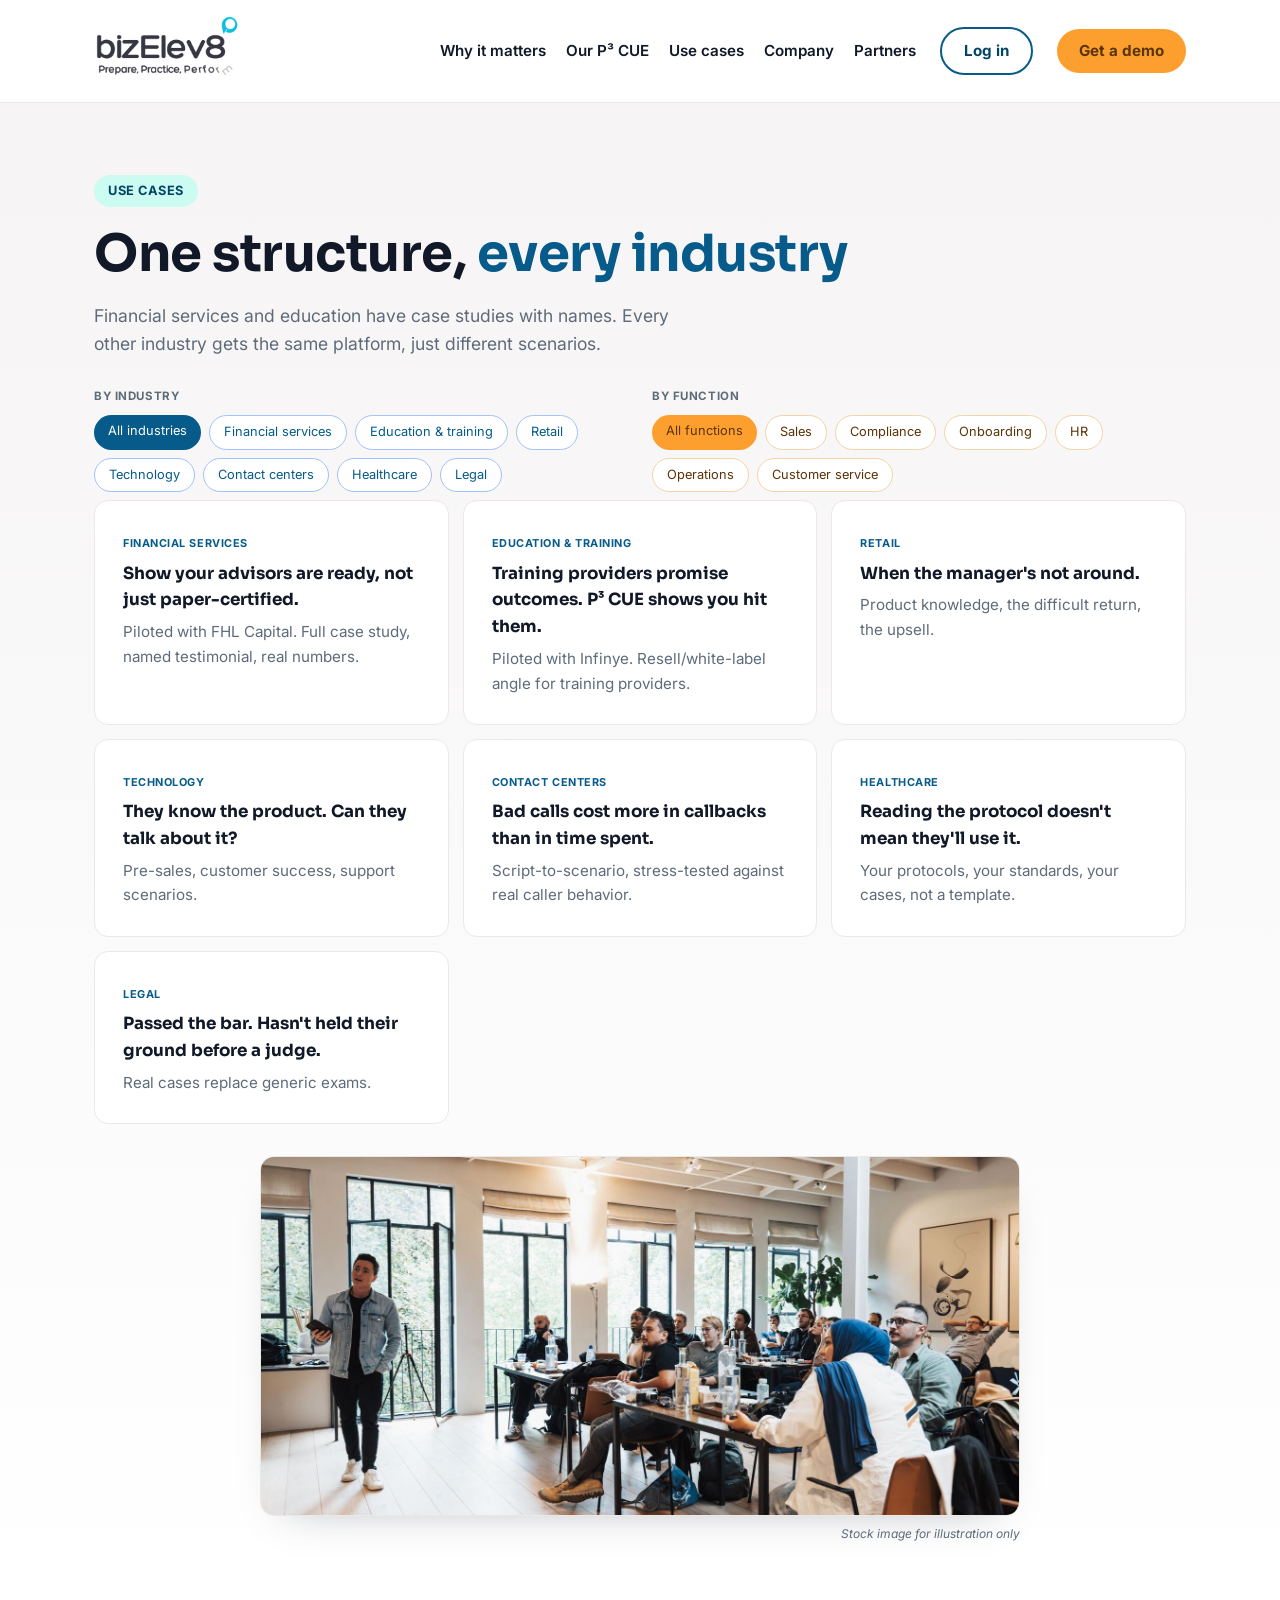
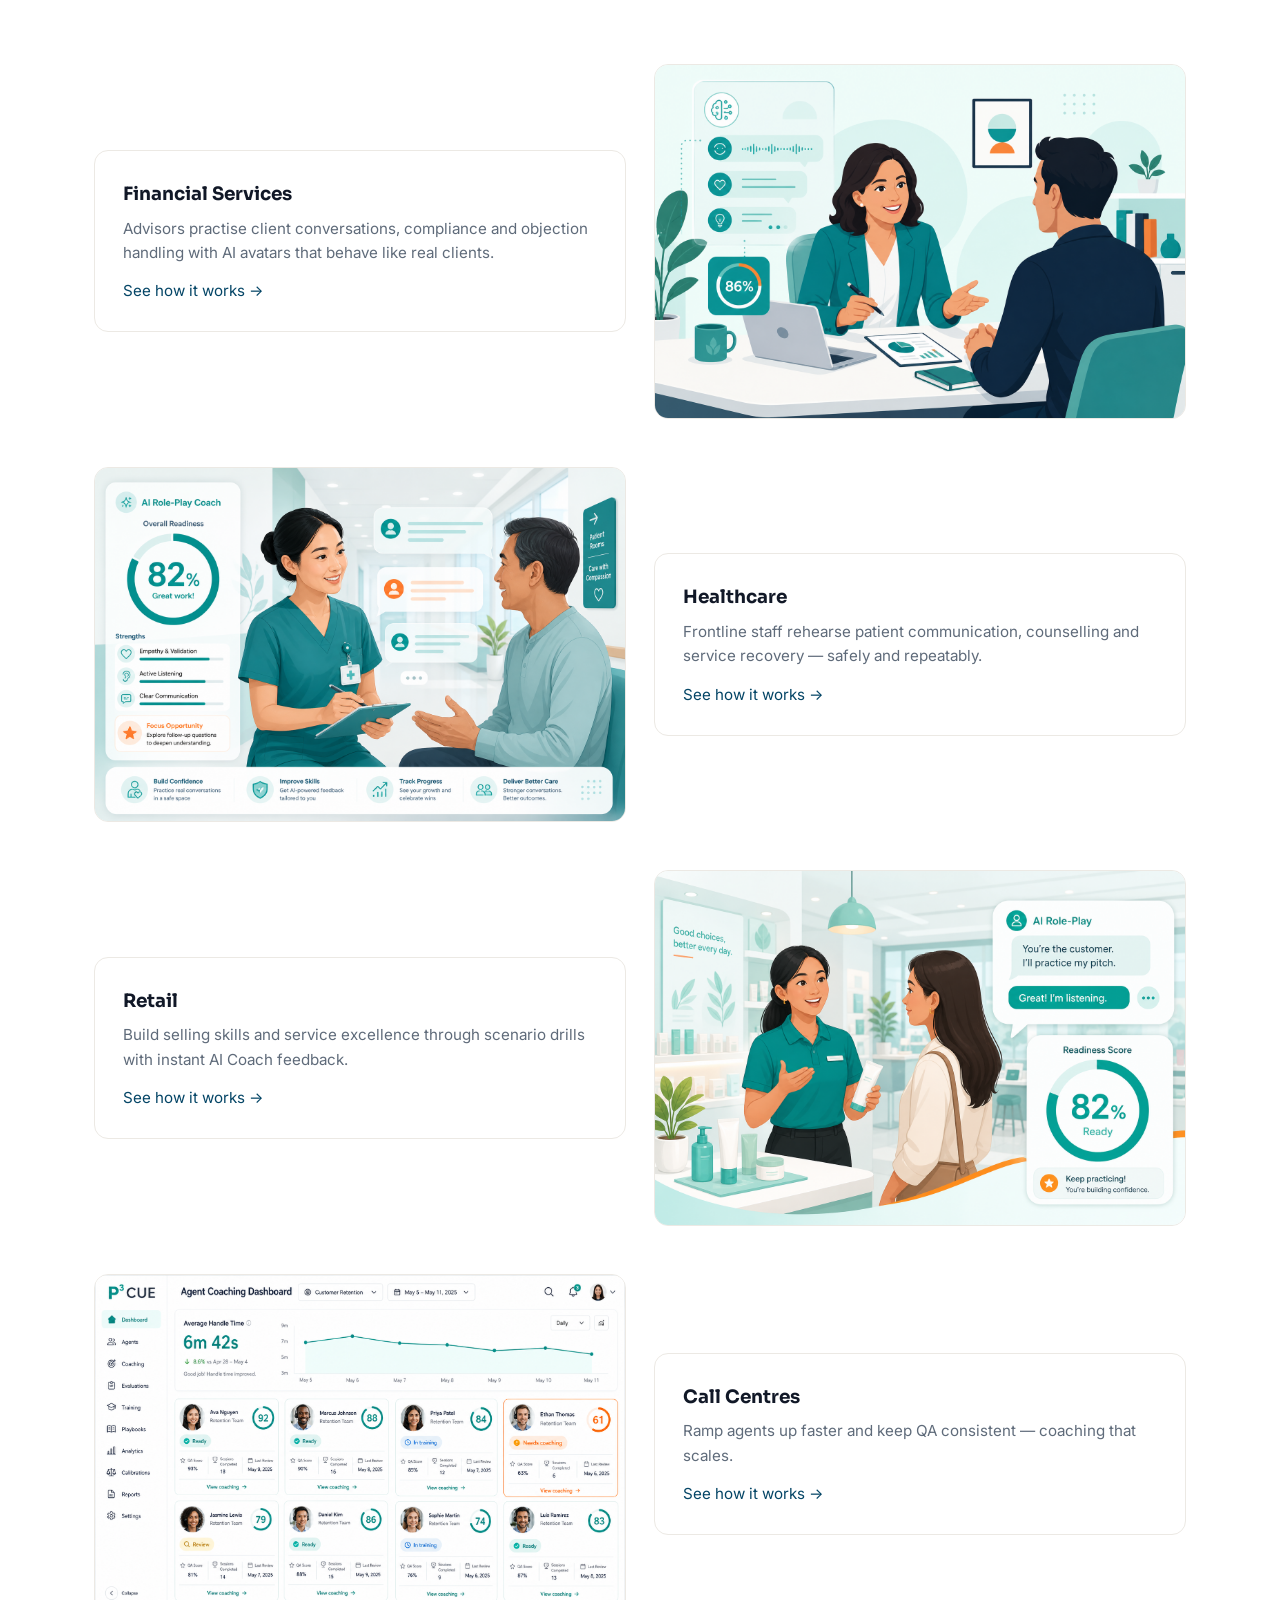
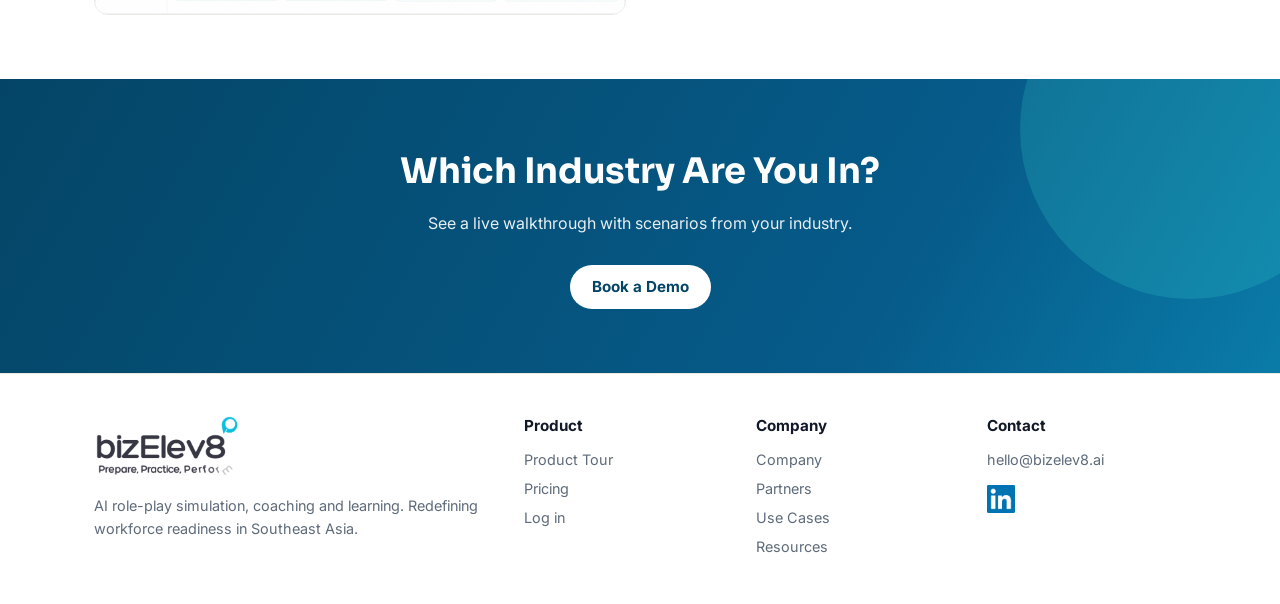
<file: use-cases.html>
<!DOCTYPE html><html lang="en"><head><meta charset="utf-8"><meta name="viewport" content="width=device-width,initial-scale=1">
<title>Use Cases — bizElev8 P³ CUE</title><link rel="icon" type="image/png" href="assets/img/favicon.png">
<link rel="stylesheet" href="styles.css"><script src="posthog.js"></script></head><body>
<header><div class="wrap"><nav>
<a class="logo" href="index.html"><img src="assets/img/logo.gif?v=2" alt="bizElev8 P³ CUE" style="height:64px;width:auto"></a>
<button class="nav-toggle" aria-label="Menu" aria-expanded="false" aria-controls="mnav" type="button"><span></span><span></span><span></span></button>
<div class="nav-links" id="mnav">
<a href="index.html#why">Why it matters</a><a href="product-tour.html">Our P³ CUE</a><a href="use-cases.html">Use cases</a><a href="company.html">Company</a><a href="partners.html">Partners</a>
<div class="nav-cta"><a class="btn btn-ghost" href="https://app.bizelev8.ai">Log in</a><a class="btn btn-primary" href="pricing.html#contact">Get a demo</a></div>
</div>
<a class="btn btn-ghost" href="https://app.bizelev8.ai">Log in</a>
<a class="btn btn-primary" href="pricing.html#contact">Get a demo</a>
</nav></div></header>

<section class="hero"><div class="wrap">
<span class="kicker">USE CASES</span>
<h1>One structure, <em>every industry</em></h1>
<p class="sub">Financial services and education have case studies with names. Every other industry gets the same platform, just different scenarios.</p>
<div class="filter-cols" style="display:grid;grid-template-columns:1fr 1fr;gap:24px;margin:28px 0 8px">
<div><div class="flabel" style="font-size:.72rem;text-transform:uppercase;letter-spacing:.05em;color:var(--muted);font-weight:700;margin-bottom:10px">By industry</div>
<div class="pillrow" style="display:flex;gap:8px;flex-wrap:wrap">
<span class="pill" style="background:var(--teal);color:#fff;padding:6px 14px;border-radius:20px;font-size:.8rem">All industries</span>
<span class="pill" style="background:#fff;border:1px solid var(--lavender);color:var(--teal);padding:6px 14px;border-radius:20px;font-size:.8rem">Financial services</span>
<span class="pill" style="background:#fff;border:1px solid var(--lavender);color:var(--teal);padding:6px 14px;border-radius:20px;font-size:.8rem">Education &amp; training</span>
<span class="pill" style="background:#fff;border:1px solid var(--lavender);color:var(--teal);padding:6px 14px;border-radius:20px;font-size:.8rem">Retail</span>
<span class="pill" style="background:#fff;border:1px solid var(--lavender);color:var(--teal);padding:6px 14px;border-radius:20px;font-size:.8rem">Technology</span>
<span class="pill" style="background:#fff;border:1px solid var(--lavender);color:var(--teal);padding:6px 14px;border-radius:20px;font-size:.8rem">Contact centers</span>
<span class="pill" style="background:#fff;border:1px solid var(--lavender);color:var(--teal);padding:6px 14px;border-radius:20px;font-size:.8rem">Healthcare</span>
<span class="pill" style="background:#fff;border:1px solid var(--lavender);color:var(--teal);padding:6px 14px;border-radius:20px;font-size:.8rem">Legal</span>
</div></div>
<div><div class="flabel" style="font-size:.72rem;text-transform:uppercase;letter-spacing:.05em;color:var(--muted);font-weight:700;margin-bottom:10px">By function</div>
<div class="pillrow" style="display:flex;gap:8px;flex-wrap:wrap">
<span class="pill" style="background:var(--orange);color:var(--orange-text);padding:6px 14px;border-radius:20px;font-size:.8rem">All functions</span>
<span class="pill" style="background:#fff;border:1px solid #f3d4a8;color:var(--orange-text);padding:6px 14px;border-radius:20px;font-size:.8rem">Sales</span>
<span class="pill" style="background:#fff;border:1px solid #f3d4a8;color:var(--orange-text);padding:6px 14px;border-radius:20px;font-size:.8rem">Compliance</span>
<span class="pill" style="background:#fff;border:1px solid #f3d4a8;color:var(--orange-text);padding:6px 14px;border-radius:20px;font-size:.8rem">Onboarding</span>
<span class="pill" style="background:#fff;border:1px solid #f3d4a8;color:var(--orange-text);padding:6px 14px;border-radius:20px;font-size:.8rem">HR</span>
<span class="pill" style="background:#fff;border:1px solid #f3d4a8;color:var(--orange-text);padding:6px 14px;border-radius:20px;font-size:.8rem">Operations</span>
<span class="pill" style="background:#fff;border:1px solid #f3d4a8;color:var(--orange-text);padding:6px 14px;border-radius:20px;font-size:.8rem">Customer service</span>
</div></div>
</div>
<div class="usecase-grid" style="display:grid;grid-template-columns:repeat(auto-fit,minmax(280px,1fr));gap:14px;margin-bottom:8px">
<div class="card"><span style="font-size:.68rem;text-transform:uppercase;letter-spacing:.05em;color:var(--teal);font-weight:700">Financial services</span><h3 style="font-size:1.05rem;margin:6px 0">Show your advisors are ready, not just paper-certified.</h3><p>Piloted with FHL Capital. Full case study, named testimonial, real numbers.</p></div>
<div class="card"><span style="font-size:.68rem;text-transform:uppercase;letter-spacing:.05em;color:var(--teal);font-weight:700">Education &amp; training</span><h3 style="font-size:1.05rem;margin:6px 0">Training providers promise outcomes. P³ CUE shows you hit them.</h3><p>Piloted with Infinye. Resell/white-label angle for training providers.</p></div>
<div class="card"><span style="font-size:.68rem;text-transform:uppercase;letter-spacing:.05em;color:var(--teal);font-weight:700">Retail</span><h3 style="font-size:1.05rem;margin:6px 0">When the manager's not around.</h3><p>Product knowledge, the difficult return, the upsell.</p></div>
<div class="card"><span style="font-size:.68rem;text-transform:uppercase;letter-spacing:.05em;color:var(--teal);font-weight:700">Technology</span><h3 style="font-size:1.05rem;margin:6px 0">They know the product. Can they talk about it?</h3><p>Pre-sales, customer success, support scenarios.</p></div>
<div class="card"><span style="font-size:.68rem;text-transform:uppercase;letter-spacing:.05em;color:var(--teal);font-weight:700">Contact centers</span><h3 style="font-size:1.05rem;margin:6px 0">Bad calls cost more in callbacks than in time spent.</h3><p>Script-to-scenario, stress-tested against real caller behavior.</p></div>
<div class="card"><span style="font-size:.68rem;text-transform:uppercase;letter-spacing:.05em;color:var(--teal);font-weight:700">Healthcare</span><h3 style="font-size:1.05rem;margin:6px 0">Reading the protocol doesn't mean they'll use it.</h3><p>Your protocols, your standards, your cases, not a template.</p></div>
<div class="card"><span style="font-size:.68rem;text-transform:uppercase;letter-spacing:.05em;color:var(--teal);font-weight:700">Legal</span><h3 style="font-size:1.05rem;margin:6px 0">Passed the bar. Hasn't held their ground before a judge.</h3><p>Real cases replace generic exams.</p></div>
</div>
<figure class="stock-accent-figure stock-accent-figure--compact">
<img class="stock-accent" data-stock-source="pexels" src="assets/img/stock/stock-18999540-training.jpg" alt="Colleagues taking part in a workplace training session">
<figcaption class="stock-caption">Stock image for illustration only</figcaption>
</figure>
</div></section>

<section><div class="wrap" style="display:flex;flex-direction:column;gap:48px">

<div class="grid-2" style="align-items:center">
<div class="card">

<h3>Financial Services</h3>
<p>Advisors practise client conversations, compliance and objection handling with AI avatars that behave like real clients.</p>
<p style="margin-top:14px"><a href="product-tour.html">See how it works →</a></p>
</div>
<img src="assets/img/fs-advisor-scenario.png" alt="Financial advisor AI role-play illustration" class="uc-img">
</div>

<div class="grid-2" style="align-items:center">
<img src="assets/img/uc1-healthcare-scenario.png" alt="Healthcare scenario concept" class="uc-img">
<div class="card">

<h3>Healthcare</h3>
<p>Frontline staff rehearse patient communication, counselling and service recovery — safely and repeatably.</p>
<p style="margin-top:14px"><a href="product-tour.html">See how it works →</a></p>
</div>
</div>

<div class="grid-2" style="align-items:center">
<div class="card">

<h3>Retail</h3>
<p>Build selling skills and service excellence through scenario drills with instant AI Coach feedback.</p>
<p style="margin-top:14px"><a href="product-tour.html">See how it works →</a></p>
</div>
<img src="assets/img/uc2-retail-drill.png" alt="Retail drill concept" class="uc-img">
</div>

<div class="grid-2" style="align-items:center">
<img src="assets/img/uc3-callcentre-coaching.png" alt="Call-centre coaching concept" class="uc-img">
<div class="card">

<h3>Call Centres</h3>
<p>Ramp agents up faster and keep QA consistent — coaching that scales.</p>
<p style="margin-top:14px"><a href="product-tour.html">See how it works →</a></p>
</div>
</div>

</div></section>

<div class="band" id="demo"><h2>Which Industry Are You In?</h2>
<p>See a live walkthrough with scenarios from your industry.</p>
<a class="btn btn-primary" href="pricing.html#contact">Book a Demo</a></div>

<footer><div class="wrap foot-grid">
<div><img src="assets/img/logo.gif?v=2" alt="bizElev8" style="height:64px;width:auto"><p style="margin-top:10px">AI role-play simulation, coaching and learning. Redefining workforce readiness in Southeast Asia.</p></div>
<div><h4>Product</h4><a href="product-tour.html">Product Tour</a><a href="pricing.html">Pricing</a><a href="https://app.bizelev8.ai">Log in</a></div>
<div><h4>Company</h4><a href="company.html">Company</a><a href="partners.html">Partners</a><a href="use-cases.html">Use Cases</a><a href="resources.html">Resources</a></div>
<div><h4>Contact</h4><a href="mailto:hello@bizelev8.ai">hello@bizelev8.ai</a><a href="https://www.linkedin.com/company/bizelev8" aria-label="LinkedIn"><img src="assets/img/linkedin.png" alt="LinkedIn" style="width:28px;height:28px;margin-top:8px"></a></div>
</div></footer>
<script src="nav.js" defer></script>
</body></html>
</file>
<file: styles.css>
@import url('https://fonts.googleapis.com/css2?family=Sora:wght@400;500;600;700&family=Inter:wght@400;500;600&display=swap');
:root{--teal:#065b8a;--teal-dark:#044566;--orange:#FD9F2E;--orange-text:#5a3407;--ink:#111827;--muted:#5f6b7a;--bg:#FFFFFF;--soft:#f6f4f4;--line:#ece9e4;--turquoise:#40E0D0;--lavender:#a1c2fa;--radius:14px}
*{margin:0;padding:0;box-sizing:border-box}
html{scroll-behavior:smooth}
body{font-family:'Inter',system-ui,-apple-system,sans-serif;color:var(--ink);background:var(--bg);line-height:1.6}
a{color:var(--teal-dark);text-decoration:none}
img{max-width:100%}
.wrap{max-width:1140px;margin:0 auto;padding:0 24px}
/* Nav */
header{position:sticky;top:0;z-index:50;background:rgba(255,255,255,.92);backdrop-filter:blur(8px);border-bottom:1px solid var(--line)}
nav{display:flex;align-items:center;gap:24px;padding:14px 0}
.logo{font-weight:800;font-size:1.25rem;color:var(--ink)}
.logo span{color:var(--teal)}
.logo .sup{color:var(--orange);font-size:.7em;vertical-align:super}
.nav-links{display:flex;gap:20px;margin-left:auto}
.nav-links a{color:var(--ink);font-weight:600;font-size:.95rem}
.nav-links a:hover{color:var(--teal)}
.btn{display:inline-block;padding:10px 22px;border-radius:999px;font-weight:700;font-size:.95rem;cursor:pointer;border:none;transition:.2s}
.btn-ghost{background:transparent;border:2px solid var(--teal);color:var(--teal-dark)}
.btn-primary{background:var(--orange);color:var(--orange-text)}
.btn-primary:hover{background:#f09018;color:var(--orange-text)}
.btn-teal{background:var(--teal);color:#fff}
.btn-teal:hover{background:var(--teal-dark);color:#fff}
/* Hero */
.hero{padding:72px 0 56px;background:linear-gradient(180deg,var(--soft),#fff)}
.hero-grid{display:grid;grid-template-columns:1.15fr 1fr;gap:48px;align-items:center}
.kicker{display:inline-block;background:#CCFBF1;color:var(--teal-dark);font-weight:700;font-size:.8rem;padding:6px 14px;border-radius:999px;margin-bottom:18px;letter-spacing:.5px}
h1,h2,h3,.logo{font-family:'Sora',sans-serif}
h1{font-size:clamp(2rem,4.5vw,3.2rem);line-height:1.15;letter-spacing:-.5px}
h1 em{color:var(--teal);font-style:normal}
h2{font-size:clamp(1.5rem,3vw,2.2rem);letter-spacing:-.3px}
.sub{color:var(--muted);font-size:1.1rem;margin:18px 0 28px;max-width:34em}
.cta-row{display:flex;gap:14px;flex-wrap:wrap;align-items:center}
.cta-row .note{color:var(--muted);font-size:.85rem}
/* Proof card */
.proof-card{background:#fff;border:1px solid var(--line);border-radius:var(--radius);box-shadow:0 20px 40px -18px rgba(13,148,136,.35);padding:28px}
.proof-card .t{font-weight:700;font-size:.85rem;color:var(--muted);text-transform:uppercase;letter-spacing:1px}
.ring-wrap{display:flex;justify-content:center;margin:18px 0}
.ring{--pct:86;width:170px;height:170px;border-radius:50%;background:conic-gradient(var(--teal) calc(var(--pct)*1%),#E6F7F4 0);display:grid;place-items:center}
.ring .inner{width:132px;height:132px;border-radius:50%;background:#fff;display:grid;place-items:center;flex-direction:column}
.ring b{font-size:2.2rem;color:var(--teal-dark)}
.ring small{color:var(--muted)}
.bars{display:flex;flex-direction:column;gap:10px;margin-top:10px}
.bar-row{display:grid;grid-template-columns:110px 1fr 40px;align-items:center;gap:10px;font-size:.85rem;color:var(--muted)}
.bar{height:10px;border-radius:5px;background:#E6F7F4;overflow:hidden}
.bar i{display:block;height:100%;background:linear-gradient(90deg,var(--teal),#2DD4BF)}
/* Sections */
section{padding:64px 0}
section.alt{background:var(--soft)}
.sec-head{text-align:center;max-width:44em;margin:0 auto 40px}
.sec-head p{color:var(--muted)}
.grid-3{display:grid;grid-template-columns:repeat(3,1fr);gap:24px}
.grid-4{display:grid;grid-template-columns:repeat(4,1fr);gap:20px}
.grid-2{display:grid;grid-template-columns:1fr 1fr;gap:28px}
.team-photo{width:100%;height:220px;overflow:hidden;border-radius:10px;background:#f6f4f4;margin-bottom:18px}
.team-photo img{display:block;width:100%;height:100%;object-fit:cover;object-position:50% 0}
.team-photo--esleen img{transform:scale(1.7);transform-origin:50% 18%}
.team-photo--robin img{transform:scale(1);transform-origin:50% 18%}
.team-photo--jevin img{object-position:50% 45%;transform:scale(1);transform-origin:50% 45%}
.stock-accent-figure{margin:32px auto 0;padding:0;max-width:960px}
.stock-accent-figure--compact{max-width:760px}
.stock-accent-figure--home{max-width:720px;margin-top:0}
.stock-accent{display:block;width:100%;height:auto;max-height:360px;object-fit:cover;border:1px solid var(--line);border-radius:var(--radius);box-shadow:0 18px 42px -28px rgba(15,23,42,.34)}
.stock-caption{margin-top:8px;color:var(--muted);font-size:.75rem;font-style:italic;text-align:right}
.card{background:#fff;border:1px solid var(--line);border-radius:var(--radius);padding:28px;transition:.2s}
.card:hover{box-shadow:0 16px 32px -16px rgba(15,23,42,.18);transform:translateY(-2px)}
.card h3{margin-bottom:8px;font-size:1.15rem}
.card p{color:var(--muted);font-size:.95rem}
.card .num{display:inline-grid;place-items:center;width:40px;height:40px;border-radius:12px;background:#CCFBF1;color:var(--teal-dark);font-weight:800;margin-bottom:14px}
.icon-dot{width:44px;height:44px;border-radius:12px;display:grid;place-items:center;font-size:1.3rem;margin-bottom:14px}
.shot{border-radius:12px;border:1.5px dashed var(--teal);background:repeating-linear-gradient(45deg,#F0FDFA,#F0FDFA 12px,#fff 12px,#fff 24px);display:grid;place-items:center;color:var(--teal-dark);font-weight:600;font-size:.85rem;min-height:150px;text-align:center;padding:12px}
.framework-visual{max-width:960px;margin:0 auto 30px}
.framework-visual img{display:block;width:100%;height:auto;border:1px solid var(--line);border-radius:var(--radius);box-shadow:0 24px 54px -32px rgba(17,24,39,.35);background:#fff}
/* Stats */
.stats{display:grid;grid-template-columns:repeat(3,1fr);gap:24px;text-align:center}
.stat b{font-size:3rem;color:var(--teal);display:block}
.stat span{color:var(--muted)}
/* Steps */
.steps{display:flex;flex-direction:column;gap:40px}
.step{display:grid;grid-template-columns:64px 1fr 1fr;gap:24px;align-items:center}
.step .n{width:56px;height:56px;border-radius:50%;background:var(--teal);color:#fff;display:grid;place-items:center;font-size:1.3rem;font-weight:800}
.step:nth-child(even) .body{order:3}
.step:nth-child(even) .shot{order:2}
/* Phone */
.phone{width:240px;border:10px solid var(--ink);border-radius:36px;margin:0 auto;overflow:hidden;background:#fff;box-shadow:0 24px 48px -20px rgba(15,23,42,.4)}
.phone .notch{height:22px;background:var(--ink);border-radius:0 0 12px 12px}
.phone .scr{min-height:300px;display:grid;place-items:center;color:var(--teal-dark);font-weight:600;font-size:.8rem;padding:12px;text-align:center}
/* Testimonial */
.quote{background:#fff;border:1px solid var(--line);border-left:6px solid var(--orange);border-radius:var(--radius);padding:32px;max-width:46em;margin:0 auto}
.quote p{font-size:1.1rem;font-style:italic}
.quote .who{margin-top:16px;font-weight:700}
.quote .who small{display:block;color:var(--muted);font-weight:400}
/* Forms */
.form-card{background:#fff;border:1px solid var(--line);border-radius:var(--radius);padding:32px;box-shadow:0 16px 32px -20px rgba(15,23,42,.15)}
label{display:block;font-weight:600;font-size:.9rem;margin:14px 0 6px}
input,select,textarea{width:100%;padding:12px 14px;border:1.5px solid var(--line);border-radius:10px;font-size:1rem;font-family:inherit}
input:focus,select:focus,textarea:focus{outline:2px solid var(--teal);border-color:var(--teal)}
/* Pricing */
.pkg-base{border:2px solid var(--teal);position:relative}
.badge{position:absolute;top:-14px;left:24px;background:var(--teal);color:#fff;font-size:.75rem;font-weight:700;padding:4px 12px;border-radius:999px}
.addon .badge{background:var(--orange)}
.chk{color:var(--teal);font-weight:800;margin-right:8px}
.toggle-visual{display:flex;gap:10px;flex-wrap:wrap;justify-content:center;margin-top:8px}
.toggle-visual span{border:1.5px solid var(--line);border-radius:999px;padding:6px 16px;font-size:.85rem;font-weight:600;color:var(--muted)}
.toggle-visual span.on{border-color:var(--teal);color:var(--teal-dark);background:var(--soft)}
.toggle-visual span.add{border-color:var(--orange);color:var(--orange);background:#FFF7ED}
/* CTA band */
.band{background:linear-gradient(120deg,#044566,#065b8a 70%,#0a7ba8);color:#fff;text-align:center;padding:64px 24px;position:relative;overflow:hidden}
.band h2{color:#fff}
.band p{opacity:.9;margin:12px 0 28px}
.band .btn-primary{background:#fff;color:#044566}
.band::after{content:"";position:absolute;width:340px;height:340px;border-radius:50%;background:var(--turquoise);opacity:.18;right:-80px;top:-120px;pointer-events:none}
.band .btn-ghost{border-color:#fff;color:#fff}
/* Footer */
footer{border-top:1px solid var(--line);padding:40px 0;color:var(--muted);font-size:.9rem}
.foot-grid{display:grid;grid-template-columns:2fr 1fr 1fr 1fr;gap:32px}
.foot-grid h4{color:var(--ink);margin-bottom:10px;font-size:.95rem}
.foot-grid a{display:block;color:var(--muted);margin:6px 0}
.foot-grid a:hover{color:var(--teal)}
/* Responsive */
@media(max-width:900px){
.hero-grid,.grid-2{grid-template-columns:1fr}
.grid-3{grid-template-columns:1fr 1fr}
.grid-4{grid-template-columns:1fr 1fr}
.step{grid-template-columns:56px 1fr}
.step .shot{display:none}
.nav-links{display:none}
.foot-grid{grid-template-columns:1fr 1fr}
.stats{grid-template-columns:1fr}
}
@media(max-width:560px){.grid-3,.grid-4{grid-template-columns:1fr}}

/* Mobile hamburger nav */
.nav-toggle{display:none;background:none;border:1px solid var(--line);border-radius:8px;padding:8px 10px;cursor:pointer;margin-left:auto}
.nav-toggle span{display:block;width:20px;height:2px;background:var(--ink);margin:4px 0;transition:.2s}
.nav-toggle:focus-visible{outline:2px solid var(--teal);outline-offset:2px}
.nav-links .nav-cta{display:none}
@media(max-width:900px){
.nav-toggle{display:block}
.nav-links{display:none;position:absolute;top:100%;left:0;right:0;background:#fff;border-bottom:1px solid var(--line);flex-direction:column;gap:0;padding:8px 24px 16px;box-shadow:0 12px 24px rgba(16,35,72,.08)}
.nav-links a{padding:12px 0;border-bottom:1px solid var(--line)}
.nav-links a:last-child{border-bottom:none}
.nav-links.open{display:flex}
.nav-links .nav-cta{display:flex;gap:12px;padding:16px 0 4px;flex-wrap:wrap}
.nav-links .nav-cta a{flex:1 1 140px;text-align:center;border-bottom:none;padding:10px 22px}
nav .btn-ghost{display:none}
header .wrap{position:relative}
}

/* Use-case blocks */
.uc-img{width:100%;height:auto;display:block;border-radius:var(--radius);border:1px solid var(--line)}
@media(max-width:900px){
  .grid-2 > .card{order:1}
  .grid-2 > .uc-img{order:2}
  .grid-2{gap:16px}
  .wrap p, .card p{font-size:1rem;line-height:1.6}
  .hero{padding:48px 0 28px}
  section > .wrap[style*="gap:48px"]{gap:32px !important}
}

/* Mobile spacing & readability (375–414px) */
@media (max-width:414px){
  .wrap{padding:0 16px}
  body{font-size:.98rem}
  /* Hero */
  .hero{padding:40px 0 32px}
  .kicker{font-size:.75rem;padding:6px 12px;margin-bottom:14px;letter-spacing:.4px}
  h1{line-height:1.22}
  .sub{font-size:1.02rem;line-height:1.6;margin:14px 0 22px}
  .cta-row{gap:10px}
  .cta-row .note{font-size:.8rem;line-height:1.45;width:100%}
  /* Tap targets */
  .btn{min-height:48px;display:inline-flex;align-items:center;justify-content:center;padding:12px 22px;font-size:.95rem}
  .cta-row > .btn{flex:1 1 auto}
  /* Cards */
  .card{padding:22px 18px}
  .card h3{font-size:1.08rem;margin-bottom:6px}
  .card p{font-size:.95rem;line-height:1.62}
  .card .num,.icon-dot{margin-bottom:12px}
  .grid-3,.grid-4{gap:14px}
  /* Sections */
  section{padding:44px 0}
  .sec-head{margin-bottom:26px}
  /* Stats & source readability */
  .stats{gap:22px}
  .stat b{font-size:2.3rem;line-height:1.15;letter-spacing:-.5px}
  .stat span{font-size:.9rem;line-height:1.5;display:block;padding:0 4px}
  .stat small{display:block;font-size:.78rem;line-height:1.45;color:var(--muted);opacity:.85;margin-top:8px;padding:0 4px}
  /* Proof card */
  .proof-card{padding:20px 16px}
  .ring-wrap{margin:14px 0}
  .ring{width:150px;height:150px}
  .ring .inner{width:116px;height:116px}
  .ring b{font-size:1.9rem}
  .bar-row{grid-template-columns:88px 1fr 36px;font-size:.8rem;gap:8px}
  /* Steps */
  .steps{gap:26px}
  .step{grid-template-columns:48px 1fr;gap:14px}
  .step .n{width:48px;height:48px;font-size:1.1rem}
  /* Quote */
  .quote{padding:22px 18px}
  .quote p{font-size:1.02rem;line-height:1.6}
  /* Forms */
  .form-card{padding:22px 16px}
  label{font-size:.9rem;margin:16px 0 6px}
  input,select,textarea{font-size:16px;padding:13px 14px;min-height:48px}
  /* Pricing */
  .toggle-visual span{font-size:.8rem;padding:8px 14px}
  /* CTA band */
  .band{padding:44px 16px}
  .band .btn{flex:1 1 auto}
  .band .cta-row{gap:10px}
  /* Footer */
  footer{padding:32px 0;font-size:.85rem}
  .foot-grid{gap:24px}
  .foot-grid h4{font-size:.92rem;margin-bottom:8px}
  .foot-grid a{display:block;padding:9px 0;margin:0;line-height:1.4}
}
</file>
